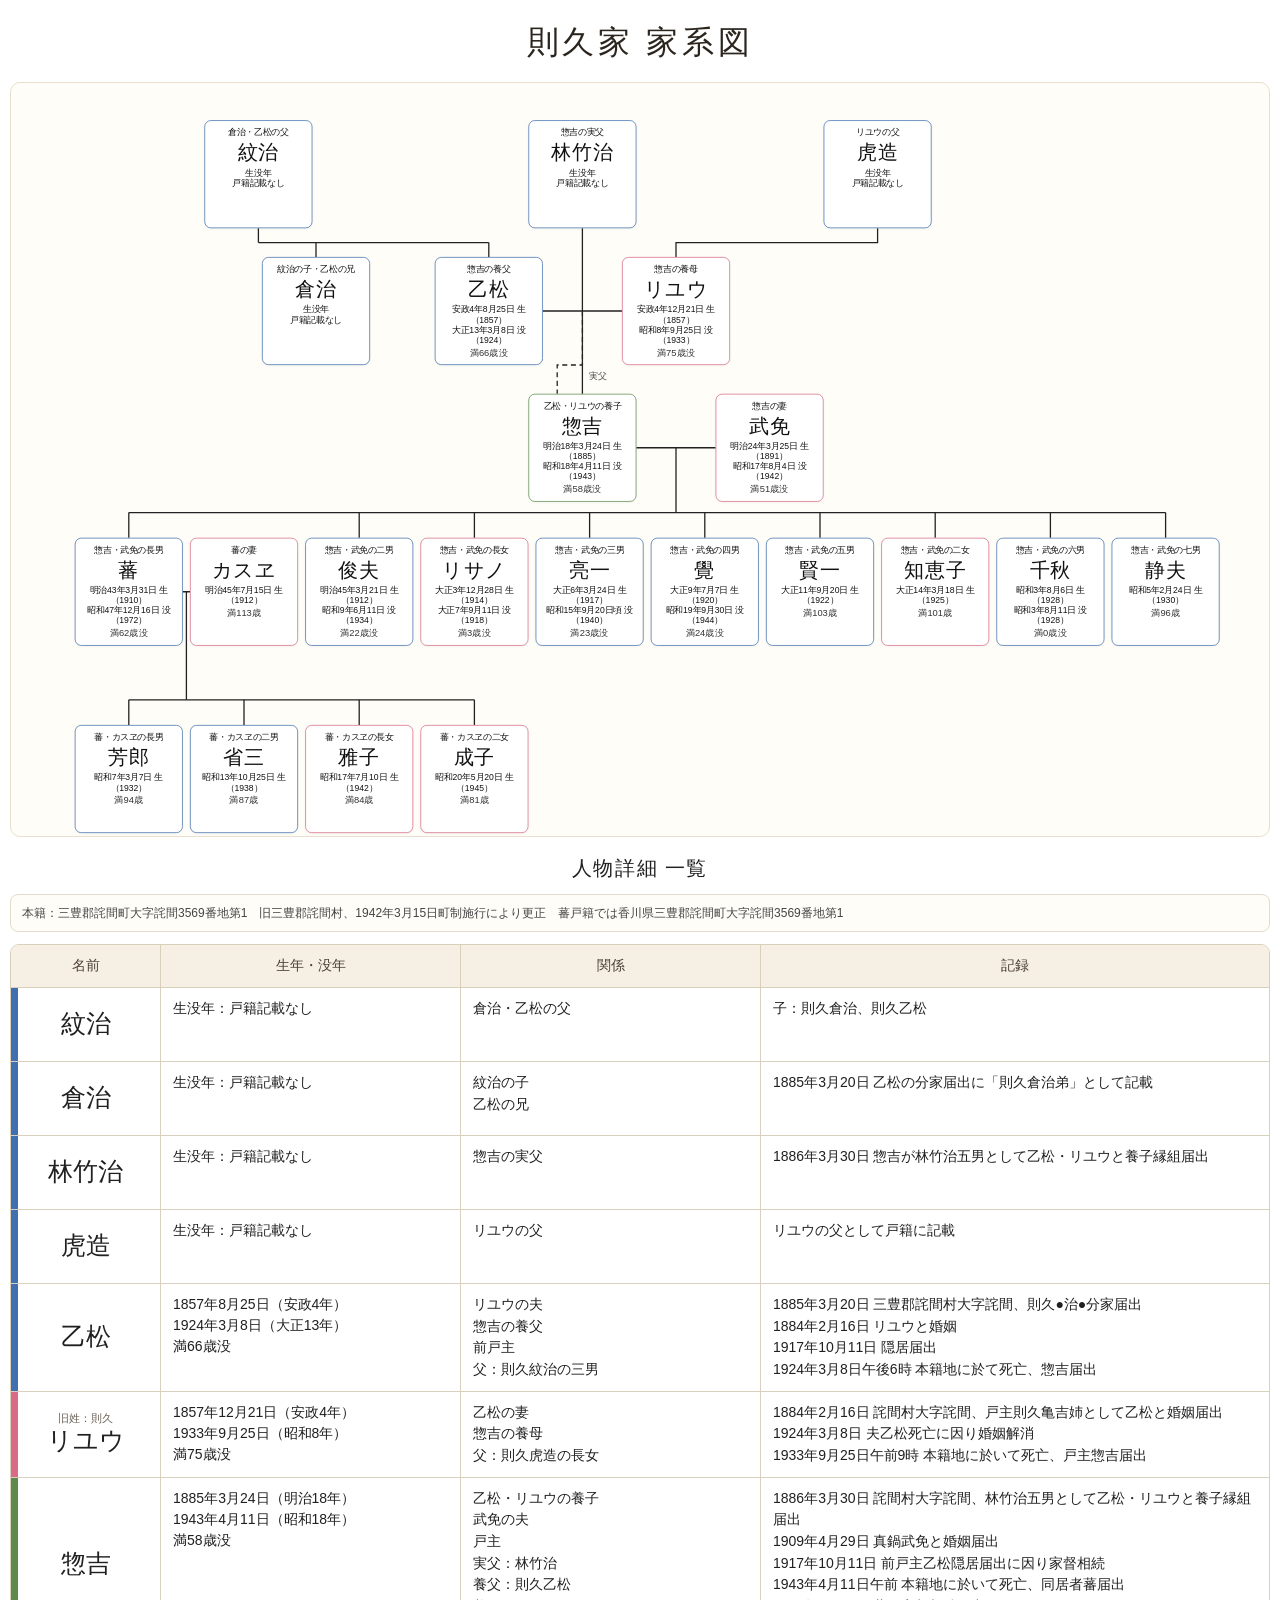
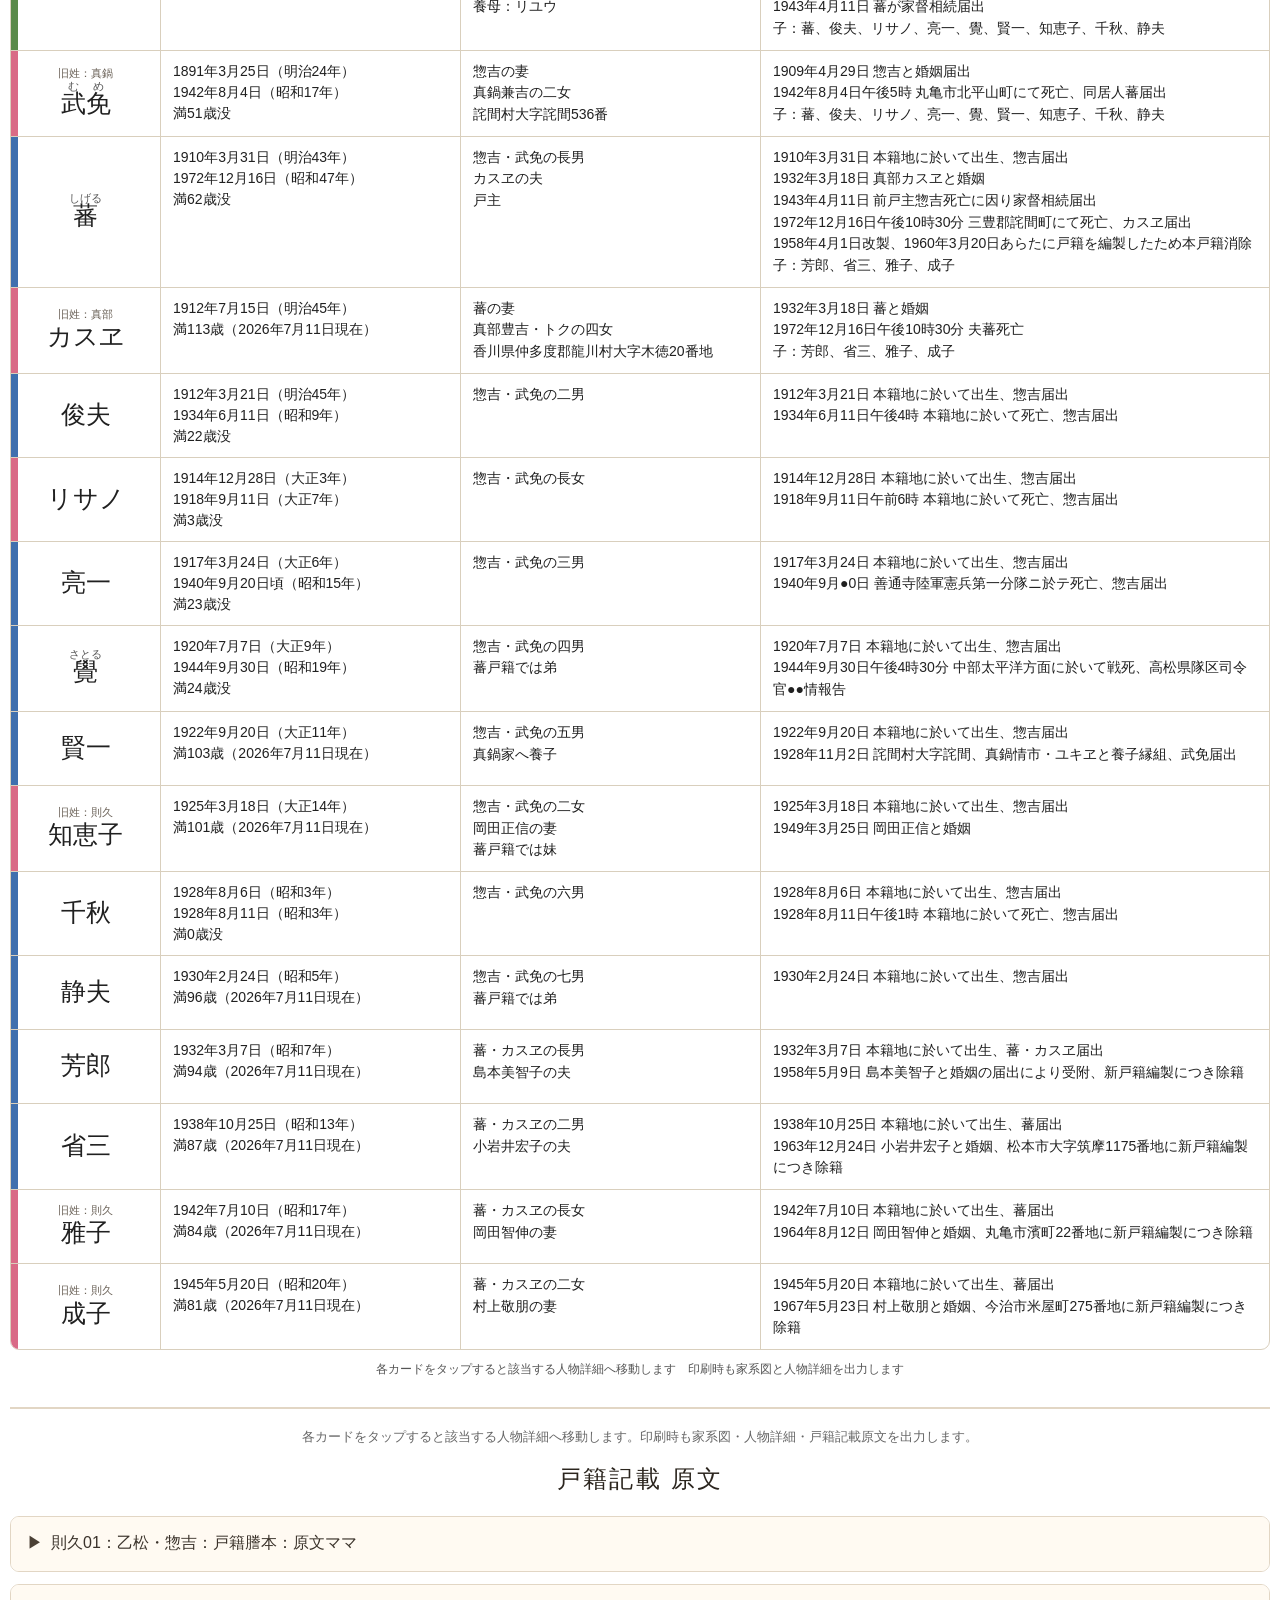
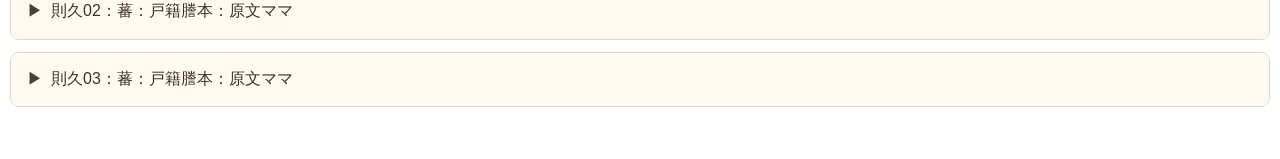
<file: index.html>
<!doctype html><html lang="ja"><head><meta charset="utf-8"><meta name="viewport" content="width=device-width, initial-scale=1"><title>則久家 家系図</title><style>
:root{--m:#3f6fae;--f:#d96b86;--a:#5b8a4a;--ink:#202020;--line:#222;--paper:#fffdf8;--grid:#d9cfbd;--soft:#f6efe3}
*{box-sizing:border-box;font-weight:400!important} html{scroll-behavior:smooth}
body{margin:0;background:#f8f4ec;color:var(--ink);font-family:-apple-system,BlinkMacSystemFont,"Hiragino Sans","Yu Gothic",Meiryo,sans-serif;font-size:14px;line-height:1.55}
.page{max-width:1160px;margin:0 auto;padding:18px 10px 40px;background:#fff}
h1{text-align:center;margin:0 0 14px;font-family:"Yu Mincho","Hiragino Mincho ProN","MS Mincho",serif;font-size:32px;letter-spacing:.12em;color:#2b251e}
.tree-wrap{overflow-x:auto;-webkit-overflow-scrolling:touch;border:1px solid #eadfce;border-radius:10px;background:var(--paper);padding:12px 6px 18px}
.tree{position:relative;width:1610px;height:1025px;margin:auto}.links{position:absolute;inset:0;width:1610px;height:1025px;z-index:0}.line,.spouse{stroke:var(--line);stroke-width:1.8;fill:none;vector-effect:non-scaling-stroke}.spouse{stroke-width:2.2}.adoptive-line{stroke-dasharray:7 5}
.card{position:absolute;z-index:1;width:150px;height:150px;border:1.8px solid var(--c);border-radius:9px;background:#fff;color:#111;text-decoration:none;text-align:center;padding:10px 7px 9px;display:flex;flex-direction:column;justify-content:flex-start;align-items:center;box-shadow:0 1px 4px rgba(0,0,0,.06);overflow:hidden}
.card.male{--c:var(--m)}.card.female{--c:var(--f)}.card.adopted{--c:var(--a)}.card:hover{background:#fffaf2}.role{font-size:12px;line-height:1.15;margin-bottom:5px;white-space:nowrap}.name{font-family:"Yu Mincho","Hiragino Mincho ProN","MS Mincho",serif;font-size:28px;line-height:1.05;letter-spacing:.03em;margin-bottom:8px;white-space:nowrap}.date{font-size:12px;line-height:1.16;white-space:nowrap}.year{font-size:12px;line-height:1.16;white-space:nowrap}.age{font-size:13px;line-height:1.18;margin-top:2px;white-space:nowrap;color:#333}
.details{margin-top:16px}.details h2{text-align:center;margin:0 0 10px;font-size:20px;font-family:"Yu Mincho","Hiragino Mincho ProN","MS Mincho",serif;letter-spacing:.08em}.source{border:1px solid #e6dccd;border-radius:8px;background:#fffdf8;padding:9px 11px;margin:0 0 12px;font-size:12px;color:#444}
.table{border:1px solid var(--grid);border-radius:9px;overflow:hidden;background:#fff}.row{display:grid;grid-template-columns:150px 300px 300px 1fr;border-bottom:1px solid var(--grid);min-height:74px}.row:last-child{border-bottom:0}.row>div{padding:10px 12px;border-right:1px solid var(--grid)}.row>div:last-child{border-right:0}.head{background:var(--soft);text-align:center;color:#4b4035;min-height:42px}.head>div{display:flex;align-items:center;justify-content:center}.pname{--bar:var(--m);background:linear-gradient(to right,var(--bar) 0 7px,transparent 7px);font-family:"Yu Mincho","Hiragino Mincho ProN","MS Mincho",serif;text-align:center;font-size:25px;line-height:1.2;display:flex;flex-direction:column;align-items:center;justify-content:center;gap:2px}.maiden{display:block;font-family:-apple-system,BlinkMacSystemFont,"Hiragino Sans","Yu Gothic",Meiryo,sans-serif;font-size:11px;line-height:1.1;color:#6b6258;letter-spacing:0}.pname.fem{--bar:var(--f)}.pname.ad{--bar:var(--a)}.lifeinfo{font-size:14px;line-height:1.5;white-space:nowrap}.rel,.record{font-size:14px}.row:target{background:#fff8db;outline:2px solid #d5bd65;outline-offset:-2px}.note{font-size:12px;text-align:center;color:#555;margin-top:10px}
ruby{ruby-position:over;}
rt{font-size:0.52em;line-height:1;color:#555;font-family:-apple-system,BlinkMacSystemFont,"Hiragino Sans","Yu Gothic",Meiryo,sans-serif;letter-spacing:0;}
.pname rt{font-size:0.44em;color:#555;}


@media (min-width:1000px){
  .page{max-width:none}
  .tree-wrap{max-width:calc(100vw - 20px);margin-left:auto;margin-right:auto;overflow:hidden}
  .tree{transform-origin:top center;left:50%;margin-left:-805px;margin-right:0}
}
@media (min-width:1650px){
  .tree{transform:scale(1)}
  .tree-wrap{height:auto}
}
@media (min-width:1400px) and (max-width:1649px){
  .tree{transform:scale(.84)}
  .tree-wrap{height:880px}
}
@media (min-width:1200px) and (max-width:1399px){
  .tree{transform:scale(.72)}
  .tree-wrap{height:755px}
}
@media (min-width:1000px) and (max-width:1199px){
  .tree{transform:scale(.60)}
  .tree-wrap{height:635px}
}

@media(max-width:700px){.page{padding:12px 8px}h1{font-size:27px}.tree-wrap{padding-left:4px;padding-right:4px}.tree{margin-left:0}.row{grid-template-columns:1fr;border-bottom:8px solid #f4eadb}.head{display:none}.row>div{border-right:0;border-bottom:1px solid #eee}.row>div:last-child{border-bottom:0}.pname{justify-content:center;text-align:center;padding-left:20px}.lifeinfo{white-space:normal}}
@media print{body{background:#fff;font-size:9px}.tree{transform:none!important}.page{max-width:none;padding:6mm}.tree-wrap{overflow:visible;border:0;padding:0;zoom:.55}.details{margin-top:4mm}.source,.note{display:none}.row{grid-template-columns:90px 160px 150px 1fr;min-height:22px}.row>div{padding:3px 4px}.pname{font-size:10px}.maiden{font-size:6px}.lifeinfo,.rel,.record{font-size:8px}h1{font-size:20px;margin-bottom:4px}.details h2{font-size:12px;margin-bottom:4px}}

.originals{margin-top:28px;border-top:2px solid #e2d6c4;padding-top:18px}
.originals h2{text-align:center;margin:0 0 18px;font-size:24px;font-family:"Yu Mincho","Hiragino Mincho ProN","MS Mincho",serif;letter-spacing:.10em;color:#2b251e}
.original-note{text-align:center;color:#666;font-size:13px;margin:0 0 14px}
.source-doc{border:1px solid #e2d6c4;border-radius:9px;background:#fffdf8;margin:12px 0;overflow:hidden}
.source-doc summary{cursor:pointer;list-style:none;padding:14px 16px;font-size:16px;background:#fffaf2;color:#3b332b;border-bottom:1px solid transparent}
.source-doc[open] summary{border-bottom-color:#e2d6c4}
.source-doc summary::-webkit-details-marker{display:none}
.source-doc summary::before{content:"▶";display:inline-block;margin-right:8px;transition:transform .15s ease;color:#4b4035}
.source-doc[open] summary::before{transform:rotate(90deg)}
.original-text{white-space:pre-wrap;margin:0;padding:16px 18px;font-size:14px;line-height:1.75;font-family:"Yu Mincho","Hiragino Mincho ProN","MS Mincho",serif;background:#fff;color:#222;overflow-x:auto}
.backlinks{font-size:13px;text-align:right;padding:0 16px 14px}
.backlinks a{color:#3f6fae;text-decoration:none;margin-left:12px}
@media(max-width:700px){.originals h2{font-size:22px}.source-doc summary{font-size:14px;padding:12px}.original-text{font-size:13px;padding:13px;line-height:1.7}.backlinks{text-align:left}}
@media print{.originals{page-break-before:auto;margin-top:5mm;padding-top:3mm}.originals h2{font-size:14px;margin-bottom:3mm}.original-note,.backlinks{display:none}.source-doc{break-inside:avoid;border:1px solid #ccc;margin:2mm 0}.source-doc summary{font-size:9px;padding:2mm;background:#fff}.source-doc summary::before{display:none}.original-text{font-size:7px;line-height:1.45;padding:2mm;white-space:pre-wrap}.source-doc:not([open]) .original-text{display:block}.source-doc:not([open]){display:block}}
</style></head><body><main class="page" id="top"><h1>則久家 家系図</h1><section class="tree-wrap"><div class="tree"><svg class="links" viewBox="0 0 1610 1025" aria-hidden="true">
<!-- 則久紋治 → 倉治・乙松 -->
<line x1="275" y1="185" x2="275" y2="205" class="line"/>
<line x1="275" y1="205" x2="595" y2="205" class="line"/>
<line x1="355" y1="205" x2="355" y2="225" class="line"/>
<line x1="595" y1="205" x2="595" y2="225" class="line"/>
<!-- 則久虎造 → リユウ -->
<polyline points="1135,185 1135,205 855,205 855,225" class="line"/>
<!-- 林竹治 → 惣吉（実父） -->
<line x1="725" y1="185" x2="725" y2="415" class="line"/>
<text x="734" y="395" font-size="12" fill="#444">実父</text>

<line x1="670" y1="300" x2="780" y2="300" class="spouse"/><polyline points="725,300 725,375 690,375 690,415" class="line adoptive-line"/><text x="645" y="368" font-size="12" fill="#444">養親</text>
<line x1="800" y1="490" x2="910" y2="490" class="spouse"/><line x1="855" y1="490" x2="855" y2="580" class="line"/>
<line x1="95" y1="580" x2="1535" y2="580" class="line"/>
<line x1="95" y1="580" x2="95" y2="615" class="line"/><line x1="415" y1="580" x2="415" y2="615" class="line"/><line x1="575" y1="580" x2="575" y2="615" class="line"/><line x1="735" y1="580" x2="735" y2="615" class="line"/><line x1="895" y1="580" x2="895" y2="615" class="line"/><line x1="1055" y1="580" x2="1055" y2="615" class="line"/><line x1="1215" y1="580" x2="1215" y2="615" class="line"/><line x1="1375" y1="580" x2="1375" y2="615" class="line"/><line x1="1535" y1="580" x2="1535" y2="615" class="line"/>
<line x1="170" y1="690" x2="180" y2="690" class="spouse"/><line x1="175" y1="690" x2="175" y2="840" class="line"/><line x1="95" y1="840" x2="575" y2="840" class="line"/>
<line x1="95" y1="840" x2="95" y2="875" class="line"/><line x1="255" y1="840" x2="255" y2="875" class="line"/><line x1="415" y1="840" x2="415" y2="875" class="line"/><line x1="575" y1="840" x2="575" y2="875" class="line"/>
</svg><a class="card male" href="#detail-monji" style="left:200px;top:35px"><span class="role">倉治・乙松の父</span><span class="name">紋治</span><span class="date">生没年</span><span class="year">戸籍記載なし</span></a><a class="card male" href="#detail-hayashi-takeji" style="left:650px;top:35px"><span class="role">惣吉の実父</span><span class="name">林竹治</span><span class="date">生没年</span><span class="year">戸籍記載なし</span></a><a class="card male" href="#detail-torazo" style="left:1060px;top:35px"><span class="role">リユウの父</span><span class="name">虎造</span><span class="date">生没年</span><span class="year">戸籍記載なし</span></a><a class="card male" href="#detail-kuraji" style="left:280px;top:225px"><span class="role">紋治の子・乙松の兄</span><span class="name">倉治</span><span class="date">生没年</span><span class="year">戸籍記載なし</span></a><a class="card male" href="#detail-otsumatsu" style="left:520px;top:225px"><span class="role">惣吉の養父</span><span class="name">乙松</span><span class="date">安政4年8月25日 生</span><span class="year">（1857）</span><span class="date">大正13年3月8日 没</span><span class="year">（1924）</span><span class="age">満66歳没</span></a><a class="card female" href="#detail-ryu" style="left:780px;top:225px"><span class="role">惣吉の養母</span><span class="name">リユウ</span><span class="date">安政4年12月21日 生</span><span class="year">（1857）</span><span class="date">昭和8年9月25日 没</span><span class="year">（1933）</span><span class="age">満75歳没</span></a><a class="card adopted" href="#detail-sokichi" style="left:650px;top:415px"><span class="role">乙松・リユウの養子</span><span class="name">惣吉</span><span class="date">明治18年3月24日 生</span><span class="year">（1885）</span><span class="date">昭和18年4月11日 没</span><span class="year">（1943）</span><span class="age">満58歳没</span></a><a class="card female" href="#detail-mume" style="left:910px;top:415px"><span class="role">惣吉の妻</span><span class="name">武免</span><span class="date">明治24年3月25日 生</span><span class="year">（1891）</span><span class="date">昭和17年8月4日 没</span><span class="year">（1942）</span><span class="age">満51歳没</span></a><a class="card male" href="#detail-shigeru" style="left:20px;top:615px"><span class="role">惣吉・武免の長男</span><span class="name">蕃</span><span class="date">明治43年3月31日 生</span><span class="year">（1910）</span><span class="date">昭和47年12月16日 没</span><span class="year">（1972）</span><span class="age">満62歳没</span></a><a class="card female" href="#detail-kasue" style="left:180px;top:615px"><span class="role">蕃の妻</span><span class="name">カスヱ</span><span class="date">明治45年7月15日 生</span><span class="year">（1912）</span><span class="age">満113歳</span></a><a class="card male" href="#detail-toshio" style="left:340px;top:615px"><span class="role">惣吉・武免の二男</span><span class="name">俊夫</span><span class="date">明治45年3月21日 生</span><span class="year">（1912）</span><span class="date">昭和9年6月11日 没</span><span class="year">（1934）</span><span class="age">満22歳没</span></a><a class="card female" href="#detail-risano" style="left:500px;top:615px"><span class="role">惣吉・武免の長女</span><span class="name">リサノ</span><span class="date">大正3年12月28日 生</span><span class="year">（1914）</span><span class="date">大正7年9月11日 没</span><span class="year">（1918）</span><span class="age">満3歳没</span></a><a class="card male" href="#detail-ryoichi" style="left:660px;top:615px"><span class="role">惣吉・武免の三男</span><span class="name">亮一</span><span class="date">大正6年3月24日 生</span><span class="year">（1917）</span><span class="date">昭和15年9月20日頃 没</span><span class="year">（1940）</span><span class="age">満23歳没</span></a><a class="card male" href="#detail-satoru" style="left:820px;top:615px"><span class="role">惣吉・武免の四男</span><span class="name">覺</span><span class="date">大正9年7月7日 生</span><span class="year">（1920）</span><span class="date">昭和19年9月30日 没</span><span class="year">（1944）</span><span class="age">満24歳没</span></a><a class="card male" href="#detail-kenichi" style="left:980px;top:615px"><span class="role">惣吉・武免の五男</span><span class="name">賢一</span><span class="date">大正11年9月20日 生</span><span class="year">（1922）</span><span class="age">満103歳</span></a><a class="card female" href="#detail-chieko" style="left:1140px;top:615px"><span class="role">惣吉・武免の二女</span><span class="name">知恵子</span><span class="date">大正14年3月18日 生</span><span class="year">（1925）</span><span class="age">満101歳</span></a><a class="card male" href="#detail-chiaki" style="left:1300px;top:615px"><span class="role">惣吉・武免の六男</span><span class="name">千秋</span><span class="date">昭和3年8月6日 生</span><span class="year">（1928）</span><span class="date">昭和3年8月11日 没</span><span class="year">（1928）</span><span class="age">満0歳没</span></a><a class="card male" href="#detail-shizuo" style="left:1460px;top:615px"><span class="role">惣吉・武免の七男</span><span class="name">静夫</span><span class="date">昭和5年2月24日 生</span><span class="year">（1930）</span><span class="age">満96歳</span></a><a class="card male" href="#detail-yoshiro" style="left:20px;top:875px"><span class="role">蕃・カスヱの長男</span><span class="name">芳郎</span><span class="date">昭和7年3月7日 生</span><span class="year">（1932）</span><span class="age">満94歳</span></a><a class="card male" href="#detail-shozo" style="left:180px;top:875px"><span class="role">蕃・カスヱの二男</span><span class="name">省三</span><span class="date">昭和13年10月25日 生</span><span class="year">（1938）</span><span class="age">満87歳</span></a><a class="card female" href="#detail-masako" style="left:340px;top:875px"><span class="role">蕃・カスヱの長女</span><span class="name">雅子</span><span class="date">昭和17年7月10日 生</span><span class="year">（1942）</span><span class="age">満84歳</span></a><a class="card female" href="#detail-nariko" style="left:500px;top:875px"><span class="role">蕃・カスヱの二女</span><span class="name">成子</span><span class="date">昭和20年5月20日 生</span><span class="year">（1945）</span><span class="age">満81歳</span></a></div></section><section class="details"><h2>人物詳細 一覧</h2><div class="source">本籍：三豊郡詫間町大字詫間3569番地第1　旧三豊郡詫間村、1942年3月15日町制施行により更正　蕃戸籍では香川県三豊郡詫間町大字詫間3569番地第1</div><div class="table"><div class="row head"><div>名前</div><div>生年・没年</div><div>関係</div><div>記録</div></div><section class="row" id="detail-monji"><div class="pname ">紋治</div><div class="lifeinfo">生没年：戸籍記載なし</div><div class="rel">倉治・乙松の父</div><div class="record">子：則久倉治、則久乙松</div></section><section class="row" id="detail-kuraji"><div class="pname ">倉治</div><div class="lifeinfo">生没年：戸籍記載なし</div><div class="rel">紋治の子<br>乙松の兄</div><div class="record">1885年3月20日 乙松の分家届出に「則久倉治弟」として記載</div></section><section class="row" id="detail-hayashi-takeji"><div class="pname ">林竹治</div><div class="lifeinfo">生没年：戸籍記載なし</div><div class="rel">惣吉の実父</div><div class="record">1886年3月30日 惣吉が林竹治五男として乙松・リユウと養子縁組届出</div></section><section class="row" id="detail-torazo"><div class="pname ">虎造</div><div class="lifeinfo">生没年：戸籍記載なし</div><div class="rel">リユウの父</div><div class="record">リユウの父として戸籍に記載</div></section><section class="row" id="detail-otsumatsu"><div class="pname ">乙松</div><div class="lifeinfo">1857年8月25日（安政4年）<br>1924年3月8日（大正13年）<br>満66歳没</div><div class="rel">リユウの夫<br>惣吉の養父<br>前戸主<br>父：則久紋治の三男</div><div class="record">1885年3月20日 三豊郡詫間村大字詫間、則久●治●分家届出<br>1884年2月16日 リユウと婚姻<br>1917年10月11日 隠居届出<br>1924年3月8日午後6時 本籍地に於て死亡、惣吉届出</div></section><section class="row" id="detail-ryu"><div class="pname fem"><span class="maiden">旧姓：則久</span>リユウ</div><div class="lifeinfo">1857年12月21日（安政4年）<br>1933年9月25日（昭和8年）<br>満75歳没</div><div class="rel">乙松の妻<br>惣吉の養母<br>父：則久虎造の長女</div><div class="record">1884年2月16日 詫間村大字詫間、戸主則久亀吉姉として乙松と婚姻届出<br>1924年3月8日 夫乙松死亡に因り婚姻解消<br>1933年9月25日午前9時 本籍地に於いて死亡、戸主惣吉届出</div></section><section class="row" id="detail-sokichi"><div class="pname ad">惣吉</div><div class="lifeinfo">1885年3月24日（明治18年）<br>1943年4月11日（昭和18年）<br>満58歳没</div><div class="rel">乙松・リユウの養子<br>武免の夫<br>戸主<br>実父：林竹治<br>養父：則久乙松<br>養母：リユウ</div><div class="record">1886年3月30日 詫間村大字詫間、林竹治五男として乙松・リユウと養子縁組届出<br>1909年4月29日 真鍋武免と婚姻届出<br>1917年10月11日 前戸主乙松隠居届出に因り家督相続<br>1943年4月11日午前 本籍地に於いて死亡、同居者蕃届出<br>1943年4月11日 蕃が家督相続届出<br>子：蕃、俊夫、リサノ、亮一、覺、賢一、知恵子、千秋、静夫</div></section><section class="row" id="detail-mume"><div class="pname fem"><span class="maiden">旧姓：真鍋</span><ruby>武免<rt>むめ</rt></ruby></div><div class="lifeinfo">1891年3月25日（明治24年）<br>1942年8月4日（昭和17年）<br>満51歳没</div><div class="rel">惣吉の妻<br>真鍋兼吉の二女<br>詫間村大字詫間536番</div><div class="record">1909年4月29日 惣吉と婚姻届出<br>1942年8月4日午後5時 丸亀市北平山町にて死亡、同居人蕃届出<br>子：蕃、俊夫、リサノ、亮一、覺、賢一、知恵子、千秋、静夫</div></section><section class="row" id="detail-shigeru"><div class="pname "><ruby>蕃<rt>しげる</rt></ruby></div><div class="lifeinfo">1910年3月31日（明治43年）<br>1972年12月16日（昭和47年）<br>満62歳没</div><div class="rel">惣吉・武免の長男<br>カスヱの夫<br>戸主</div><div class="record">1910年3月31日 本籍地に於いて出生、惣吉届出<br>1932年3月18日 真部カスヱと婚姻<br>1943年4月11日 前戸主惣吉死亡に因り家督相続届出<br>1972年12月16日午後10時30分 三豊郡詫間町にて死亡、カスヱ届出<br>1958年4月1日改製、1960年3月20日あらたに戸籍を編製したため本戸籍消除<br>子：芳郎、省三、雅子、成子</div></section><section class="row" id="detail-kasue"><div class="pname fem"><span class="maiden">旧姓：真部</span>カスヱ</div><div class="lifeinfo">1912年7月15日（明治45年）<br>満113歳（2026年7月11日現在）</div><div class="rel">蕃の妻<br>真部豊吉・トクの四女<br>香川県仲多度郡龍川村大字木徳20番地</div><div class="record">1932年3月18日 蕃と婚姻<br>1972年12月16日午後10時30分 夫蕃死亡<br>子：芳郎、省三、雅子、成子</div></section><section class="row" id="detail-toshio"><div class="pname ">俊夫</div><div class="lifeinfo">1912年3月21日（明治45年）<br>1934年6月11日（昭和9年）<br>満22歳没</div><div class="rel">惣吉・武免の二男</div><div class="record">1912年3月21日 本籍地に於いて出生、惣吉届出<br>1934年6月11日午後4時 本籍地に於いて死亡、惣吉届出</div></section><section class="row" id="detail-risano"><div class="pname fem">リサノ</div><div class="lifeinfo">1914年12月28日（大正3年）<br>1918年9月11日（大正7年）<br>満3歳没</div><div class="rel">惣吉・武免の長女</div><div class="record">1914年12月28日 本籍地に於いて出生、惣吉届出<br>1918年9月11日午前6時 本籍地に於いて死亡、惣吉届出</div></section><section class="row" id="detail-ryoichi"><div class="pname ">亮一</div><div class="lifeinfo">1917年3月24日（大正6年）<br>1940年9月20日頃（昭和15年）<br>満23歳没</div><div class="rel">惣吉・武免の三男</div><div class="record">1917年3月24日 本籍地に於いて出生、惣吉届出<br>1940年9月●0日 善通寺陸軍憲兵第一分隊ニ於テ死亡、惣吉届出</div></section><section class="row" id="detail-satoru"><div class="pname "><ruby>覺<rt>さとる</rt></ruby></div><div class="lifeinfo">1920年7月7日（大正9年）<br>1944年9月30日（昭和19年）<br>満24歳没</div><div class="rel">惣吉・武免の四男<br>蕃戸籍では弟</div><div class="record">1920年7月7日 本籍地に於いて出生、惣吉届出<br>1944年9月30日午後4時30分 中部太平洋方面に於いて戦死、高松県隊区司令官●●情報告</div></section><section class="row" id="detail-kenichi"><div class="pname ">賢一</div><div class="lifeinfo">1922年9月20日（大正11年）<br>満103歳（2026年7月11日現在）</div><div class="rel">惣吉・武免の五男<br>真鍋家へ養子</div><div class="record">1922年9月20日 本籍地に於いて出生、惣吉届出<br>1928年11月2日 詫間村大字詫間、真鍋情市・ユキヱと養子縁組、武免届出</div></section><section class="row" id="detail-chieko"><div class="pname fem"><span class="maiden">旧姓：則久</span>知恵子</div><div class="lifeinfo">1925年3月18日（大正14年）<br>満101歳（2026年7月11日現在）</div><div class="rel">惣吉・武免の二女<br>岡田正信の妻<br>蕃戸籍では妹</div><div class="record">1925年3月18日 本籍地に於いて出生、惣吉届出<br>1949年3月25日 岡田正信と婚姻</div></section><section class="row" id="detail-chiaki"><div class="pname ">千秋</div><div class="lifeinfo">1928年8月6日（昭和3年）<br>1928年8月11日（昭和3年）<br>満0歳没</div><div class="rel">惣吉・武免の六男</div><div class="record">1928年8月6日 本籍地に於いて出生、惣吉届出<br>1928年8月11日午後1時 本籍地に於いて死亡、惣吉届出</div></section><section class="row" id="detail-shizuo"><div class="pname ">静夫</div><div class="lifeinfo">1930年2月24日（昭和5年）<br>満96歳（2026年7月11日現在）</div><div class="rel">惣吉・武免の七男<br>蕃戸籍では弟</div><div class="record">1930年2月24日 本籍地に於いて出生、惣吉届出</div></section><section class="row" id="detail-yoshiro"><div class="pname ">芳郎</div><div class="lifeinfo">1932年3月7日（昭和7年）<br>満94歳（2026年7月11日現在）</div><div class="rel">蕃・カスヱの長男<br>島本美智子の夫</div><div class="record">1932年3月7日 本籍地に於いて出生、蕃・カスヱ届出<br>1958年5月9日 島本美智子と婚姻の届出により受附、新戸籍編製につき除籍</div></section><section class="row" id="detail-shozo"><div class="pname ">省三</div><div class="lifeinfo">1938年10月25日（昭和13年）<br>満87歳（2026年7月11日現在）</div><div class="rel">蕃・カスヱの二男<br>小岩井宏子の夫</div><div class="record">1938年10月25日 本籍地に於いて出生、蕃届出<br>1963年12月24日 小岩井宏子と婚姻、松本市大字筑摩1175番地に新戸籍編製につき除籍</div></section><section class="row" id="detail-masako"><div class="pname fem"><span class="maiden">旧姓：則久</span>雅子</div><div class="lifeinfo">1942年7月10日（昭和17年）<br>満84歳（2026年7月11日現在）</div><div class="rel">蕃・カスヱの長女<br>岡田智伸の妻</div><div class="record">1942年7月10日 本籍地に於いて出生、蕃届出<br>1964年8月12日 岡田智伸と婚姻、丸亀市濱町22番地に新戸籍編製につき除籍</div></section><section class="row" id="detail-nariko"><div class="pname fem"><span class="maiden">旧姓：則久</span>成子</div><div class="lifeinfo">1945年5月20日（昭和20年）<br>満81歳（2026年7月11日現在）</div><div class="rel">蕃・カスヱの二女<br>村上敬朋の妻</div><div class="record">1945年5月20日 本籍地に於いて出生、蕃届出<br>1967年5月23日 村上敬朋と婚姻、今治市米屋町275番地に新戸籍編製につき除籍</div></section></div><p class="note">各カードをタップすると該当する人物詳細へ移動します　印刷時も家系図と人物詳細を出力します</p></section><section class="originals" id="originals"><p class="original-note">各カードをタップすると該当する人物詳細へ移動します。印刷時も家系図・人物詳細・戸籍記載原文を出力します。</p><h2>戸籍記載 原文</h2>
<details class="source-doc"><summary>則久01：乙松・惣吉：戸籍謄本：原文ママ</summary><pre class="original-text">【記載人物】戸主：則久惣吉　前戸主：則久乙松
　　　　　　養母：リユウ　妻：武免　長男：蕃　二男：俊夫　長女：リサノ　三男：亮一
　　　　　　四男：覺　五男：賢一二女：知恵子　六男：千秋　七男：静夫　婦：カスヱ
　　　　　　孫：芳郎　孫：省三　孫：雅子
【本　　籍】三豊郡詫間町大字詫間3569番地第1（旧三豊郡詫間村。昭和17年（1942年）3月15日　　　　　　　　　　　町制施行により更正）
【前戸主】
養父：則久乙松（満66歳没）
・父母：則久●●の三男（●＝紋治？）（母欄は空欄）
・出生：安政4年（1857年）8月25日
・分家：明治18年（1885年）3月20日 三豊郡詫間村大字詫間 則久倉治弟分家届出
・婚姻：明治17年（1884年）2月16日 則久リユウと婚姻届出
・転籍：明治42年4月29日三豊郡詫間村大字詫間3569番地に転籍届出
・隠居：大正6年（1917年）10月11日 隠居届出
・死亡：大正13年（1924年）3月8日午後6時 本籍地に於て死亡 惣吉届出
養母：則久リユウ（満75歳没）
・父母：則久虎蔵の長女（母欄は空欄）
・出生：安政4年（1857年）12月21日
・婚姻：明治17年（1884年）2月16日 詫間村大字詫間 戸主則久亀吉姉 則久乙松と婚姻届出
・死別：大正13年（1924年）3月8日夫乙松死亡に因り婚姻解消
・死亡：昭和8年（1933年）9月25日午前9時本籍地に於いて死亡 戸主惣吉届出
【戸主】
則久 惣吉（満58歳没）
・父母：則久●●（●●＝紋治）林竹治？・ 母：空欄
・養父：則久乙松・リユウ
・出生：明治18年（1885年）3月24日
・養子縁組：明治19年（1886年）3月30日詫間村大字詫間林竹治五男則久乙松同人妻リユウとより養子縁組届出
・婚姻：明治42年（1909年）4月29日 真鍋武免と婚姻届出
・家督相続：大正6年（1917年）10月11日前戸主乙松隠居届出に因り家督相続
・死亡：昭和18年（1943年）4月11日午前本籍地に於いて死亡 同居者蕃届出
・家督：昭和18年（1943年）4月11日 則久蕃が家督相続届出
妻：武免（満51歳没）
・父母：真鍋 兼吉・（母欄＝空欄）の二女（詫間村大字詫間536番）
・出生：明治24年（1891年）3月25日
・婚姻：明治42年（1909年）4月29日 則久惣吉と婚姻届出
・死亡：昭和17年（1942年）8月4日午後5時 丸亀市北平山町にて死亡 同居人蕃届出
長男：蕃（しげる）
・出生：明治43年（1910年）3月31日 本籍地に於いて出生 惣吉届出
・婚姻：昭和7年（1932年）3月18日 真部カスエと婚姻届出
二男：俊夫（満22歳没）
・出生：明治45年（1912年）3月21日 本籍地に於いて出生 惣吉届出
・死亡：昭和9年（1934年）6月11日午後4時 本籍地に於いて死亡 惣吉届出
長女：リサノ（満3歳没）
・出生：大正3年（1914年）12月28日 本籍地に於いて出生 惣吉届出
・死亡：大正7年（1918年）9月11日午前6時 本籍地に於いて死亡 惣吉届出
三男：亮一（満23歳没）
・出生：大正6年（1917年）3月24日 本籍地に於いて出生 惣吉届出
・死亡：昭和15年（1940年）9月●0日 善通寺陸軍憲兵第一分隊ニ於テ死亡 惣吉届出
四男：覺（さとる？）
・出生：大正9年（1920年）7月7日 本籍地に於いて出生 惣吉届出
五男：賢一
・出生：大正11年（1922年）9月20日 本籍地に於いて出生 惣吉届出
・昭和3年（1928年）11月2日 詫間村大字詫間真鍋情市同人妻ユキヱと養子縁組 武免届出
二女：知恵子
・出生：大正14年（1925年）3月18日 本籍地に於いて出生 惣吉届出
六男：千秋（満0歳没）
・出生：昭和3年（1928年）8月6日 本籍地に於いて出生 惣吉届出
・死亡：昭和3年8月11日午後1時 本籍地に於いて死亡 惣吉届出
七男：静夫
・出生：昭和5年（1930年）2月24日 本籍地に於いて出生 惣吉届出</pre><div class="backlinks"><a href="#top">家系図へ戻る</a><a href="#detail-otsumatsu">人物詳細へ戻る</a></div></details>
<details class="source-doc"><summary>則久02：蕃：戸籍謄本：原文ママ</summary><pre class="original-text">【記載人物】戸主：則久 蕃　前戸主：則久惣吉
　　　　　　妻：カスヱ　長男：芳郎　二男：省三　長女：雅子　弟：覺　妹：知恵子　　　　　　　　　　　　　　　　弟：静夫　二女：成子
【本　　籍】香川県三豊郡詫間町大字詫間3569番地第1
戸主：則久蕃
・父母：則久惣吉・武免の長男
・出生：明治43年（1910年）3月31日
・婚姻：昭和7年（1932年）3月18日 真部カスヱと婚姻
・家督相続：昭和18年（1943年）4月11日 前戸主惣吉死亡に因り家督相続届出
・死亡: 1972年（昭和47年）12月16日午後10時30分 三豊郡詫間町にて死亡 カスヱ届出
昭和32年法務省令第27号により昭和33年4月1日本戸籍改製
昭和32年法務省令第27号により昭和35年3月20日 あらたに戸籍を編製したため本戸籍消除
妻：カスヱ
・父母：真部豊吉・トクの四女（香川県仲多度郡龍川村大字木徳20番地）
・出生：明治45年（1912年）7月15日
・婚姻：昭和7年（1932年）3月18日 則久蕃と婚姻
長男：芳郎
・父母：則久蕃・カスヱの長男
・出生：昭和7年（1932年）3月7日 本籍地に於いて出生 蕃・カスヱ届出
・婚姻：島本美智子と婚姻の届出により昭和33年（1958年）5月9日受附 新戸籍編製につき除籍
二男：省三
・父母：則久蕃・カスヱの二男
・出生：昭和13年（1938年）10月25日 本籍地に於いて出生 蕃届出
長女：雅子
・父母：則久蕃・カスヱの長女
・出生：昭和17年（1942年）7月10日生 本籍地に於いて出生 蕃届出
弟：覺（満24歳没）
・父母：則久惣吉・武免の四男
・出生：大正9年（1920年）7月7日 本籍地に於いて出生 惣吉届出
・死亡記録：昭和19年9月30日午後4時30分 中部太平洋方面に於いて戦死 高松県隊区司令官●●情報告
妹：知恵子
・父母：則久惣吉・武免の二女
・出生：大正14年（1925年）3月18日 本籍地に於いて出生 惣吉届出
・婚姻：昭和24年3月25日 岡田正信と婚姻 新戸籍編製につき除籍</pre><div class="backlinks"><a href="#top">家系図へ戻る</a><a href="#detail-otsumatsu">人物詳細へ戻る</a></div></details>
<details class="source-doc"><summary>則久03：蕃：戸籍謄本：原文ママ</summary><pre class="original-text">【記載人物】戸主：則久 蕃　前戸主：則久惣吉
　　　　　　妻：カスヱ　長男：芳郎　二男：省三　長女：雅子　二女：成子
【本　　籍】香川県三豊郡詫間町大字詫間3569番地第1
昭和32年法務省令第27号により昭和33年4月1日改製につき昭和35年3月20日本戸籍編製
戸主：則久蕃（満62歳没）
・父母：則久惣吉・武免の長男
・出生：明治43年（1910年）3月31日
・婚姻：昭和7年（1932年）3月18日 真部カスヱと婚姻
・家督相続：昭和18年（1943年）4月11日 前戸主惣吉死亡に因り家督相続届出
・死亡: 1972年（昭和47年）12月16日午後10時30分 三豊郡詫間町にて死亡 カスヱ届出
妻：カスヱ
・父母：真部豊吉・トクの四女（香川県仲多度郡龍川村大字木徳20番地）
・出生：明治45年（1912年）7月15日
・婚姻：昭和7年（1932年）3月18日 則久蕃と婚姻
・死亡: 1972年（昭和47年）12月16日午後10時30分 夫蕃死亡
二男：省三
・父母：則久蕃・カスヱの二男
・出生：昭和13年（1938年）10月25日 本籍地に於いて出生 蕃届出
・婚姻：昭和38年12月24日 小岩井宏子と婚姻 松本市大字筑摩1175番地に新戸籍編製につき除籍
長女：雅子
・父母：則久蕃・カスヱの長女
・出生：昭和17年（1942年）7月10日生 本籍地に於いて出生 蕃届出
・婚姻：昭和39年8月12日 岡田智伸と婚姻 丸亀市濱町22番地に新戸籍編製につき除籍
二女：成子
・父母：則久蕃・カスヱの二女
・出生：昭和20年（1945年）5月20日 本籍地に於いて出生 蕃届出
・婚姻：昭和42年5月23日 村上敬朋と婚姻 今治市米屋町275番地に新戸籍編製につき除籍</pre><div class="backlinks"><a href="#top">家系図へ戻る</a><a href="#detail-otsumatsu">人物詳細へ戻る</a></div></details>
</section></main></body></html>
</file>
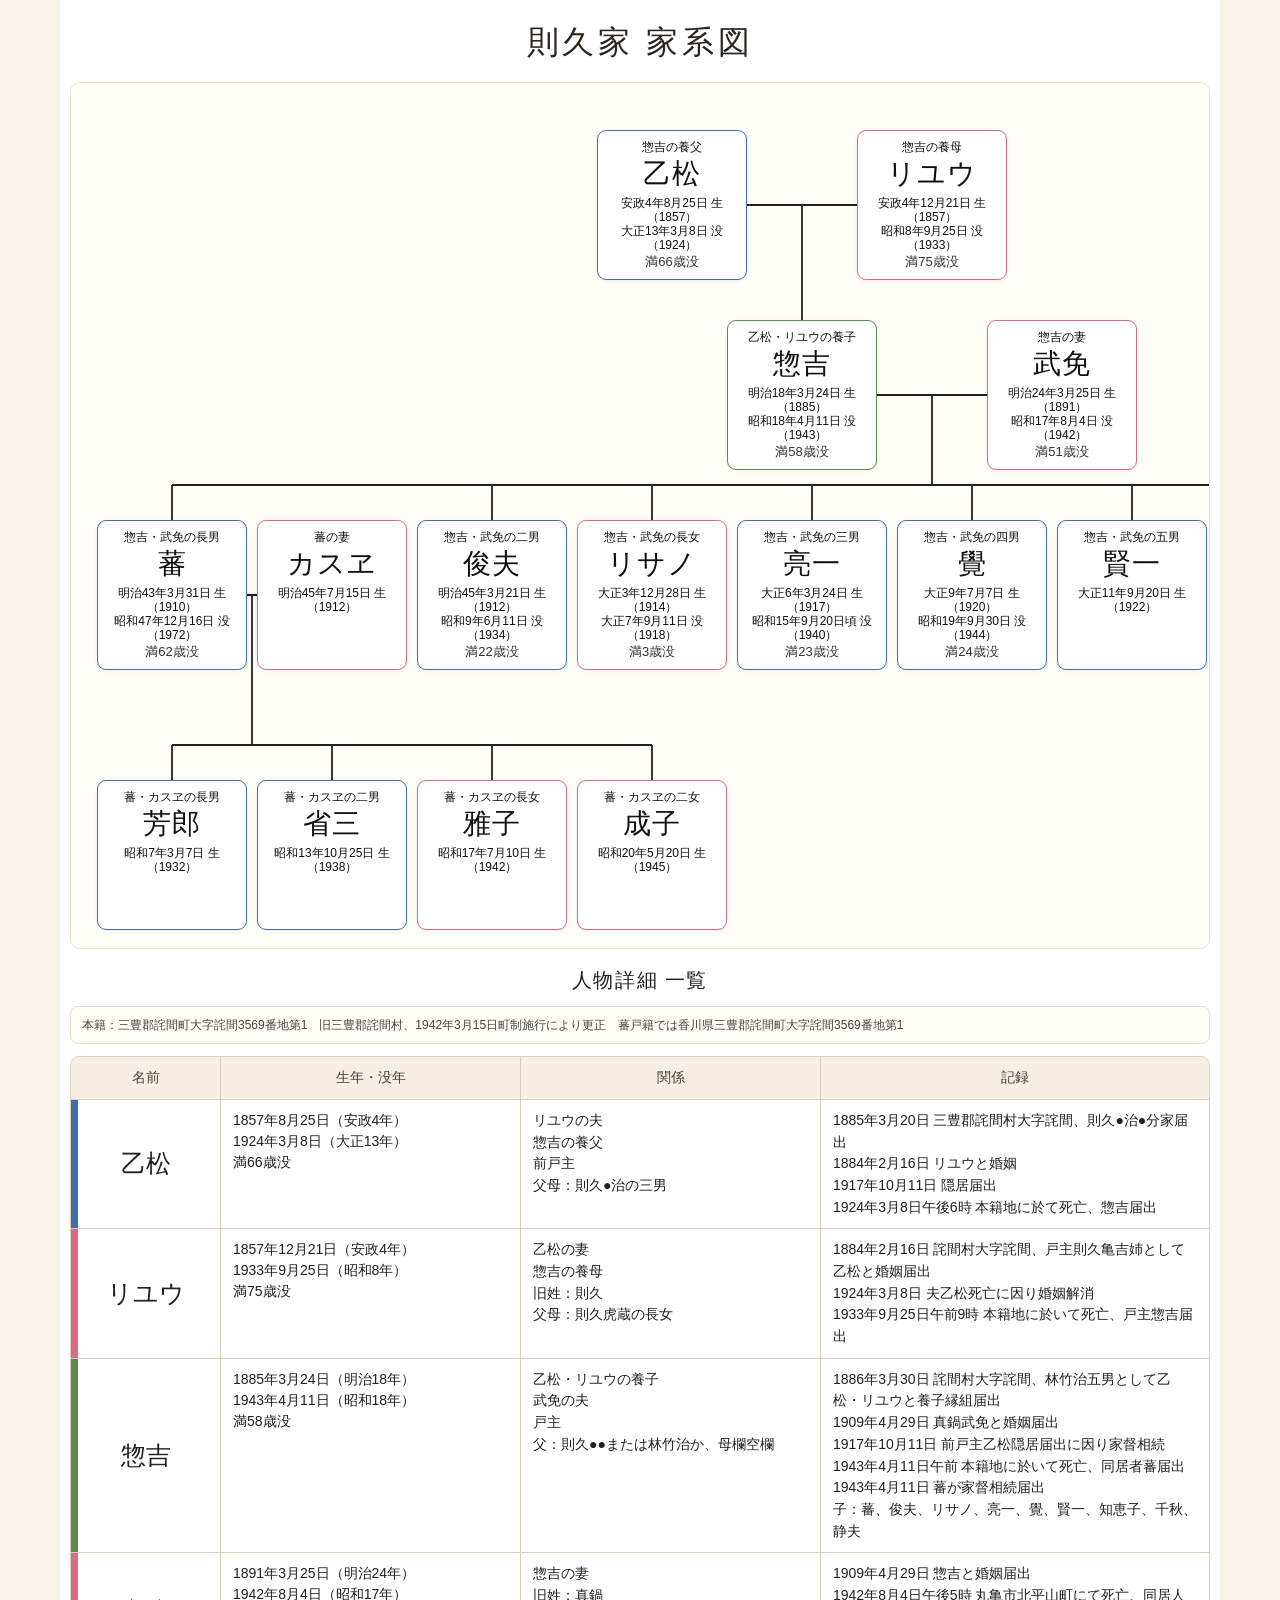
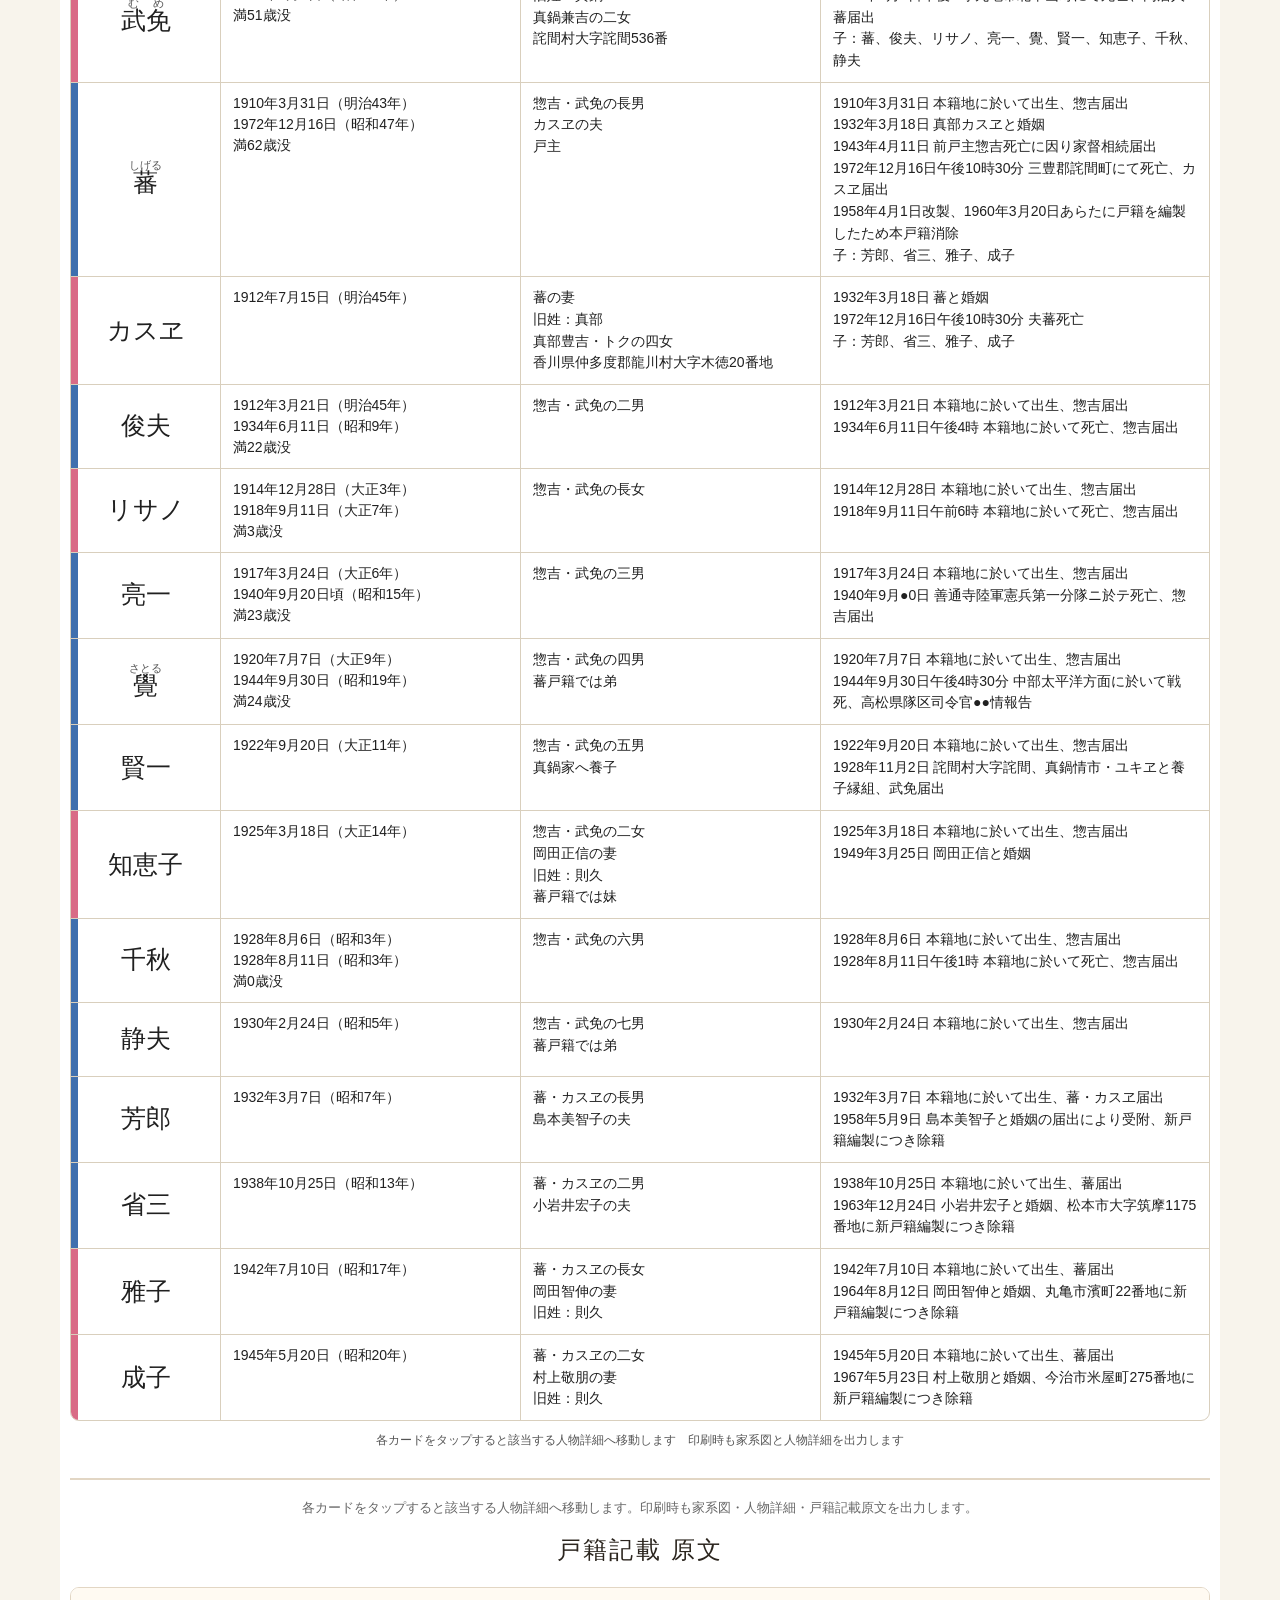
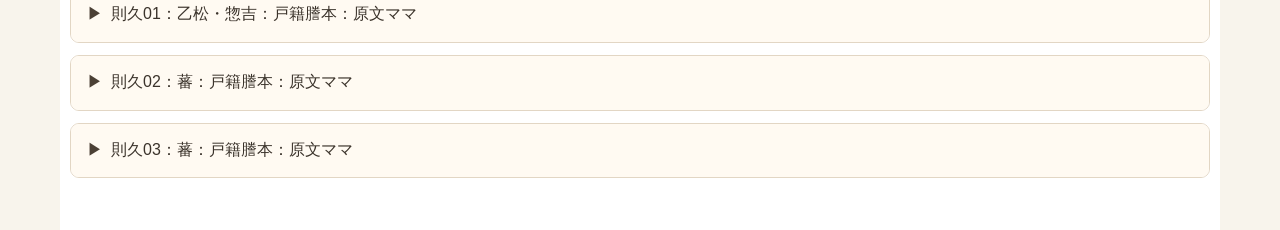
<file: norihisa_index.html>
<!doctype html><html lang="ja"><head><meta charset="utf-8"><meta name="viewport" content="width=device-width, initial-scale=1"><title>則久家 家系図</title><style>
:root{--m:#3f6fae;--f:#d96b86;--a:#5b8a4a;--ink:#202020;--line:#222;--paper:#fffdf8;--grid:#d9cfbd;--soft:#f6efe3}
*{box-sizing:border-box;font-weight:400!important} html{scroll-behavior:smooth}
body{margin:0;background:#f8f4ec;color:var(--ink);font-family:-apple-system,BlinkMacSystemFont,"Hiragino Sans","Yu Gothic",Meiryo,sans-serif;font-size:14px;line-height:1.55}
.page{max-width:1160px;margin:0 auto;padding:18px 10px 40px;background:#fff}
h1{text-align:center;margin:0 0 14px;font-family:"Yu Mincho","Hiragino Mincho ProN","MS Mincho",serif;font-size:32px;letter-spacing:.12em;color:#2b251e}
.tree-wrap{overflow-x:auto;-webkit-overflow-scrolling:touch;border:1px solid #eadfce;border-radius:10px;background:var(--paper);padding:12px 6px 18px}
.tree{position:relative;width:1610px;height:835px;margin:auto}.links{position:absolute;inset:0;width:1610px;height:835px;z-index:0}.line,.spouse{stroke:var(--line);stroke-width:1.8;fill:none;vector-effect:non-scaling-stroke}.spouse{stroke-width:2.2}
.card{position:absolute;z-index:1;width:150px;height:150px;border:1.8px solid var(--c);border-radius:9px;background:#fff;color:#111;text-decoration:none;text-align:center;padding:10px 7px 9px;display:flex;flex-direction:column;justify-content:flex-start;align-items:center;box-shadow:0 1px 4px rgba(0,0,0,.06);overflow:hidden}
.card.male{--c:var(--m)}.card.female{--c:var(--f)}.card.adopted{--c:var(--a)}.card:hover{background:#fffaf2}.role{font-size:12px;line-height:1.15;margin-bottom:5px;white-space:nowrap}.name{font-family:"Yu Mincho","Hiragino Mincho ProN","MS Mincho",serif;font-size:28px;line-height:1.05;letter-spacing:.03em;margin-bottom:8px;white-space:nowrap}.date{font-size:12px;line-height:1.16;white-space:nowrap}.year{font-size:12px;line-height:1.16;white-space:nowrap}.age{font-size:13px;line-height:1.18;margin-top:2px;white-space:nowrap;color:#333}
.details{margin-top:16px}.details h2{text-align:center;margin:0 0 10px;font-size:20px;font-family:"Yu Mincho","Hiragino Mincho ProN","MS Mincho",serif;letter-spacing:.08em}.source{border:1px solid #e6dccd;border-radius:8px;background:#fffdf8;padding:9px 11px;margin:0 0 12px;font-size:12px;color:#444}
.table{border:1px solid var(--grid);border-radius:9px;overflow:hidden;background:#fff}.row{display:grid;grid-template-columns:150px 300px 300px 1fr;border-bottom:1px solid var(--grid);min-height:74px}.row:last-child{border-bottom:0}.row>div{padding:10px 12px;border-right:1px solid var(--grid)}.row>div:last-child{border-right:0}.head{background:var(--soft);text-align:center;color:#4b4035;min-height:42px}.head>div{display:flex;align-items:center;justify-content:center}.pname{--bar:var(--m);background:linear-gradient(to right,var(--bar) 0 7px,transparent 7px);font-family:"Yu Mincho","Hiragino Mincho ProN","MS Mincho",serif;text-align:center;font-size:25px;line-height:1.2;display:flex;align-items:center;justify-content:center}.pname.fem{--bar:var(--f)}.pname.ad{--bar:var(--a)}.lifeinfo{font-size:14px;line-height:1.5;white-space:nowrap}.rel,.record{font-size:14px}.row:target{background:#fff8db;outline:2px solid #d5bd65;outline-offset:-2px}.note{font-size:12px;text-align:center;color:#555;margin-top:10px}
ruby{ruby-position:over;}
rt{font-size:0.52em;line-height:1;color:#555;font-family:-apple-system,BlinkMacSystemFont,"Hiragino Sans","Yu Gothic",Meiryo,sans-serif;letter-spacing:0;}
.pname rt{font-size:0.44em;color:#555;}

@media(max-width:700px){.page{padding:12px 8px}h1{font-size:27px}.tree-wrap{padding-left:4px;padding-right:4px}.tree{margin-left:0}.row{grid-template-columns:1fr;border-bottom:8px solid #f4eadb}.head{display:none}.row>div{border-right:0;border-bottom:1px solid #eee}.row>div:last-child{border-bottom:0}.pname{justify-content:flex-start;text-align:left;padding-left:20px}.lifeinfo{white-space:normal}}
@media print{body{background:#fff;font-size:9px}.page{max-width:none;padding:6mm}.tree-wrap{overflow:visible;border:0;padding:0;zoom:.55}.details{margin-top:4mm}.source,.note{display:none}.row{grid-template-columns:80px 160px 150px 1fr;min-height:22px}.row>div{padding:3px 4px}.pname{font-size:10px}.lifeinfo,.rel,.record{font-size:8px}h1{font-size:20px;margin-bottom:4px}.details h2{font-size:12px;margin-bottom:4px}}

.originals{margin-top:28px;border-top:2px solid #e2d6c4;padding-top:18px}
.originals h2{text-align:center;margin:0 0 18px;font-size:24px;font-family:"Yu Mincho","Hiragino Mincho ProN","MS Mincho",serif;letter-spacing:.10em;color:#2b251e}
.original-note{text-align:center;color:#666;font-size:13px;margin:0 0 14px}
.source-doc{border:1px solid #e2d6c4;border-radius:9px;background:#fffdf8;margin:12px 0;overflow:hidden}
.source-doc summary{cursor:pointer;list-style:none;padding:14px 16px;font-size:16px;background:#fffaf2;color:#3b332b;border-bottom:1px solid transparent}
.source-doc[open] summary{border-bottom-color:#e2d6c4}
.source-doc summary::-webkit-details-marker{display:none}
.source-doc summary::before{content:"▶";display:inline-block;margin-right:8px;transition:transform .15s ease;color:#4b4035}
.source-doc[open] summary::before{transform:rotate(90deg)}
.original-text{white-space:pre-wrap;margin:0;padding:16px 18px;font-size:14px;line-height:1.75;font-family:"Yu Mincho","Hiragino Mincho ProN","MS Mincho",serif;background:#fff;color:#222;overflow-x:auto}
.backlinks{font-size:13px;text-align:right;padding:0 16px 14px}
.backlinks a{color:#3f6fae;text-decoration:none;margin-left:12px}
@media(max-width:700px){.originals h2{font-size:22px}.source-doc summary{font-size:14px;padding:12px}.original-text{font-size:13px;padding:13px;line-height:1.7}.backlinks{text-align:left}}
@media print{.originals{page-break-before:auto;margin-top:5mm;padding-top:3mm}.originals h2{font-size:14px;margin-bottom:3mm}.original-note,.backlinks{display:none}.source-doc{break-inside:avoid;border:1px solid #ccc;margin:2mm 0}.source-doc summary{font-size:9px;padding:2mm;background:#fff}.source-doc summary::before{display:none}.original-text{font-size:7px;line-height:1.45;padding:2mm;white-space:pre-wrap}.source-doc:not([open]) .original-text{display:block}.source-doc:not([open]){display:block}}
</style></head><body><main class="page" id="top"><h1>則久家 家系図</h1><section class="tree-wrap"><div class="tree"><svg class="links" viewBox="0 0 1610 835" aria-hidden="true">
<line x1="670" y1="110" x2="780" y2="110" class="spouse"/><line x1="725" y1="110" x2="725" y2="198" class="line"/><line x1="725" y1="198" x2="725" y2="225" class="line"/>
<line x1="800" y1="300" x2="910" y2="300" class="spouse"/><line x1="855" y1="300" x2="855" y2="390" class="line"/>
<line x1="95" y1="390" x2="1535" y2="390" class="line"/>
<line x1="95" y1="390" x2="95" y2="425" class="line"/><line x1="415" y1="390" x2="415" y2="425" class="line"/><line x1="575" y1="390" x2="575" y2="425" class="line"/><line x1="735" y1="390" x2="735" y2="425" class="line"/><line x1="895" y1="390" x2="895" y2="425" class="line"/><line x1="1055" y1="390" x2="1055" y2="425" class="line"/><line x1="1215" y1="390" x2="1215" y2="425" class="line"/><line x1="1375" y1="390" x2="1375" y2="425" class="line"/><line x1="1535" y1="390" x2="1535" y2="425" class="line"/>
<line x1="170" y1="500" x2="180" y2="500" class="spouse"/><line x1="175" y1="500" x2="175" y2="650" class="line"/><line x1="95" y1="650" x2="575" y2="650" class="line"/>
<line x1="95" y1="650" x2="95" y2="685" class="line"/><line x1="255" y1="650" x2="255" y2="685" class="line"/><line x1="415" y1="650" x2="415" y2="685" class="line"/><line x1="575" y1="650" x2="575" y2="685" class="line"/>
</svg><a class="card male" href="#detail-otsumatsu" style="left:520px;top:35px"><span class="role">惣吉の養父</span><span class="name">乙松</span><span class="date">安政4年8月25日 生</span><span class="year">（1857）</span><span class="date">大正13年3月8日 没</span><span class="year">（1924）</span><span class="age">満66歳没</span></a><a class="card female" href="#detail-ryu" style="left:780px;top:35px"><span class="role">惣吉の養母</span><span class="name">リユウ</span><span class="date">安政4年12月21日 生</span><span class="year">（1857）</span><span class="date">昭和8年9月25日 没</span><span class="year">（1933）</span><span class="age">満75歳没</span></a><a class="card adopted" href="#detail-sokichi" style="left:650px;top:225px"><span class="role">乙松・リユウの養子</span><span class="name">惣吉</span><span class="date">明治18年3月24日 生</span><span class="year">（1885）</span><span class="date">昭和18年4月11日 没</span><span class="year">（1943）</span><span class="age">満58歳没</span></a><a class="card female" href="#detail-mume" style="left:910px;top:225px"><span class="role">惣吉の妻</span><span class="name">武免</span><span class="date">明治24年3月25日 生</span><span class="year">（1891）</span><span class="date">昭和17年8月4日 没</span><span class="year">（1942）</span><span class="age">満51歳没</span></a><a class="card male" href="#detail-shigeru" style="left:20px;top:425px"><span class="role">惣吉・武免の長男</span><span class="name">蕃</span><span class="date">明治43年3月31日 生</span><span class="year">（1910）</span><span class="date">昭和47年12月16日 没</span><span class="year">（1972）</span><span class="age">満62歳没</span></a><a class="card female" href="#detail-kasue" style="left:180px;top:425px"><span class="role">蕃の妻</span><span class="name">カスヱ</span><span class="date">明治45年7月15日 生</span><span class="year">（1912）</span></a><a class="card male" href="#detail-toshio" style="left:340px;top:425px"><span class="role">惣吉・武免の二男</span><span class="name">俊夫</span><span class="date">明治45年3月21日 生</span><span class="year">（1912）</span><span class="date">昭和9年6月11日 没</span><span class="year">（1934）</span><span class="age">満22歳没</span></a><a class="card female" href="#detail-risano" style="left:500px;top:425px"><span class="role">惣吉・武免の長女</span><span class="name">リサノ</span><span class="date">大正3年12月28日 生</span><span class="year">（1914）</span><span class="date">大正7年9月11日 没</span><span class="year">（1918）</span><span class="age">満3歳没</span></a><a class="card male" href="#detail-ryoichi" style="left:660px;top:425px"><span class="role">惣吉・武免の三男</span><span class="name">亮一</span><span class="date">大正6年3月24日 生</span><span class="year">（1917）</span><span class="date">昭和15年9月20日頃 没</span><span class="year">（1940）</span><span class="age">満23歳没</span></a><a class="card male" href="#detail-satoru" style="left:820px;top:425px"><span class="role">惣吉・武免の四男</span><span class="name">覺</span><span class="date">大正9年7月7日 生</span><span class="year">（1920）</span><span class="date">昭和19年9月30日 没</span><span class="year">（1944）</span><span class="age">満24歳没</span></a><a class="card male" href="#detail-kenichi" style="left:980px;top:425px"><span class="role">惣吉・武免の五男</span><span class="name">賢一</span><span class="date">大正11年9月20日 生</span><span class="year">（1922）</span></a><a class="card female" href="#detail-chieko" style="left:1140px;top:425px"><span class="role">惣吉・武免の二女</span><span class="name">知恵子</span><span class="date">大正14年3月18日 生</span><span class="year">（1925）</span></a><a class="card male" href="#detail-chiaki" style="left:1300px;top:425px"><span class="role">惣吉・武免の六男</span><span class="name">千秋</span><span class="date">昭和3年8月6日 生</span><span class="year">（1928）</span><span class="date">昭和3年8月11日 没</span><span class="year">（1928）</span><span class="age">満0歳没</span></a><a class="card male" href="#detail-shizuo" style="left:1460px;top:425px"><span class="role">惣吉・武免の七男</span><span class="name">静夫</span><span class="date">昭和5年2月24日 生</span><span class="year">（1930）</span></a><a class="card male" href="#detail-yoshiro" style="left:20px;top:685px"><span class="role">蕃・カスヱの長男</span><span class="name">芳郎</span><span class="date">昭和7年3月7日 生</span><span class="year">（1932）</span></a><a class="card male" href="#detail-shozo" style="left:180px;top:685px"><span class="role">蕃・カスヱの二男</span><span class="name">省三</span><span class="date">昭和13年10月25日 生</span><span class="year">（1938）</span></a><a class="card female" href="#detail-masako" style="left:340px;top:685px"><span class="role">蕃・カスヱの長女</span><span class="name">雅子</span><span class="date">昭和17年7月10日 生</span><span class="year">（1942）</span></a><a class="card female" href="#detail-nariko" style="left:500px;top:685px"><span class="role">蕃・カスヱの二女</span><span class="name">成子</span><span class="date">昭和20年5月20日 生</span><span class="year">（1945）</span></a></div></section><section class="details"><h2>人物詳細 一覧</h2><div class="source">本籍：三豊郡詫間町大字詫間3569番地第1　旧三豊郡詫間村、1942年3月15日町制施行により更正　蕃戸籍では香川県三豊郡詫間町大字詫間3569番地第1</div><div class="table"><div class="row head"><div>名前</div><div>生年・没年</div><div>関係</div><div>記録</div></div><section class="row" id="detail-otsumatsu"><div class="pname ">乙松</div><div class="lifeinfo">1857年8月25日（安政4年）<br>1924年3月8日（大正13年）<br>満66歳没</div><div class="rel">リユウの夫<br>惣吉の養父<br>前戸主<br>父母：則久●治の三男</div><div class="record">1885年3月20日 三豊郡詫間村大字詫間、則久●治●分家届出<br>1884年2月16日 リユウと婚姻<br>1917年10月11日 隠居届出<br>1924年3月8日午後6時 本籍地に於て死亡、惣吉届出</div></section><section class="row" id="detail-ryu"><div class="pname fem">リユウ</div><div class="lifeinfo">1857年12月21日（安政4年）<br>1933年9月25日（昭和8年）<br>満75歳没</div><div class="rel">乙松の妻<br>惣吉の養母<br>旧姓：則久<br>父母：則久虎蔵の長女</div><div class="record">1884年2月16日 詫間村大字詫間、戸主則久亀吉姉として乙松と婚姻届出<br>1924年3月8日 夫乙松死亡に因り婚姻解消<br>1933年9月25日午前9時 本籍地に於いて死亡、戸主惣吉届出</div></section><section class="row" id="detail-sokichi"><div class="pname ad">惣吉</div><div class="lifeinfo">1885年3月24日（明治18年）<br>1943年4月11日（昭和18年）<br>満58歳没</div><div class="rel">乙松・リユウの養子<br>武免の夫<br>戸主<br>父：則久●●または林竹治か、母欄空欄</div><div class="record">1886年3月30日 詫間村大字詫間、林竹治五男として乙松・リユウと養子縁組届出<br>1909年4月29日 真鍋武免と婚姻届出<br>1917年10月11日 前戸主乙松隠居届出に因り家督相続<br>1943年4月11日午前 本籍地に於いて死亡、同居者蕃届出<br>1943年4月11日 蕃が家督相続届出<br>子：蕃、俊夫、リサノ、亮一、覺、賢一、知恵子、千秋、静夫</div></section><section class="row" id="detail-mume"><div class="pname fem"><ruby>武免<rt>むめ</rt></ruby></div><div class="lifeinfo">1891年3月25日（明治24年）<br>1942年8月4日（昭和17年）<br>満51歳没</div><div class="rel">惣吉の妻<br>旧姓：真鍋<br>真鍋兼吉の二女<br>詫間村大字詫間536番</div><div class="record">1909年4月29日 惣吉と婚姻届出<br>1942年8月4日午後5時 丸亀市北平山町にて死亡、同居人蕃届出<br>子：蕃、俊夫、リサノ、亮一、覺、賢一、知恵子、千秋、静夫</div></section><section class="row" id="detail-shigeru"><div class="pname "><ruby>蕃<rt>しげる</rt></ruby></div><div class="lifeinfo">1910年3月31日（明治43年）<br>1972年12月16日（昭和47年）<br>満62歳没</div><div class="rel">惣吉・武免の長男<br>カスヱの夫<br>戸主</div><div class="record">1910年3月31日 本籍地に於いて出生、惣吉届出<br>1932年3月18日 真部カスヱと婚姻<br>1943年4月11日 前戸主惣吉死亡に因り家督相続届出<br>1972年12月16日午後10時30分 三豊郡詫間町にて死亡、カスヱ届出<br>1958年4月1日改製、1960年3月20日あらたに戸籍を編製したため本戸籍消除<br>子：芳郎、省三、雅子、成子</div></section><section class="row" id="detail-kasue"><div class="pname fem">カスヱ</div><div class="lifeinfo">1912年7月15日（明治45年）</div><div class="rel">蕃の妻<br>旧姓：真部<br>真部豊吉・トクの四女<br>香川県仲多度郡龍川村大字木徳20番地</div><div class="record">1932年3月18日 蕃と婚姻<br>1972年12月16日午後10時30分 夫蕃死亡<br>子：芳郎、省三、雅子、成子</div></section><section class="row" id="detail-toshio"><div class="pname ">俊夫</div><div class="lifeinfo">1912年3月21日（明治45年）<br>1934年6月11日（昭和9年）<br>満22歳没</div><div class="rel">惣吉・武免の二男</div><div class="record">1912年3月21日 本籍地に於いて出生、惣吉届出<br>1934年6月11日午後4時 本籍地に於いて死亡、惣吉届出</div></section><section class="row" id="detail-risano"><div class="pname fem">リサノ</div><div class="lifeinfo">1914年12月28日（大正3年）<br>1918年9月11日（大正7年）<br>満3歳没</div><div class="rel">惣吉・武免の長女</div><div class="record">1914年12月28日 本籍地に於いて出生、惣吉届出<br>1918年9月11日午前6時 本籍地に於いて死亡、惣吉届出</div></section><section class="row" id="detail-ryoichi"><div class="pname ">亮一</div><div class="lifeinfo">1917年3月24日（大正6年）<br>1940年9月20日頃（昭和15年）<br>満23歳没</div><div class="rel">惣吉・武免の三男</div><div class="record">1917年3月24日 本籍地に於いて出生、惣吉届出<br>1940年9月●0日 善通寺陸軍憲兵第一分隊ニ於テ死亡、惣吉届出</div></section><section class="row" id="detail-satoru"><div class="pname "><ruby>覺<rt>さとる</rt></ruby></div><div class="lifeinfo">1920年7月7日（大正9年）<br>1944年9月30日（昭和19年）<br>満24歳没</div><div class="rel">惣吉・武免の四男<br>蕃戸籍では弟</div><div class="record">1920年7月7日 本籍地に於いて出生、惣吉届出<br>1944年9月30日午後4時30分 中部太平洋方面に於いて戦死、高松県隊区司令官●●情報告</div></section><section class="row" id="detail-kenichi"><div class="pname ">賢一</div><div class="lifeinfo">1922年9月20日（大正11年）</div><div class="rel">惣吉・武免の五男<br>真鍋家へ養子</div><div class="record">1922年9月20日 本籍地に於いて出生、惣吉届出<br>1928年11月2日 詫間村大字詫間、真鍋情市・ユキヱと養子縁組、武免届出</div></section><section class="row" id="detail-chieko"><div class="pname fem">知恵子</div><div class="lifeinfo">1925年3月18日（大正14年）</div><div class="rel">惣吉・武免の二女<br>岡田正信の妻<br>旧姓：則久<br>蕃戸籍では妹</div><div class="record">1925年3月18日 本籍地に於いて出生、惣吉届出<br>1949年3月25日 岡田正信と婚姻</div></section><section class="row" id="detail-chiaki"><div class="pname ">千秋</div><div class="lifeinfo">1928年8月6日（昭和3年）<br>1928年8月11日（昭和3年）<br>満0歳没</div><div class="rel">惣吉・武免の六男</div><div class="record">1928年8月6日 本籍地に於いて出生、惣吉届出<br>1928年8月11日午後1時 本籍地に於いて死亡、惣吉届出</div></section><section class="row" id="detail-shizuo"><div class="pname ">静夫</div><div class="lifeinfo">1930年2月24日（昭和5年）</div><div class="rel">惣吉・武免の七男<br>蕃戸籍では弟</div><div class="record">1930年2月24日 本籍地に於いて出生、惣吉届出</div></section><section class="row" id="detail-yoshiro"><div class="pname ">芳郎</div><div class="lifeinfo">1932年3月7日（昭和7年）</div><div class="rel">蕃・カスヱの長男<br>島本美智子の夫</div><div class="record">1932年3月7日 本籍地に於いて出生、蕃・カスヱ届出<br>1958年5月9日 島本美智子と婚姻の届出により受附、新戸籍編製につき除籍</div></section><section class="row" id="detail-shozo"><div class="pname ">省三</div><div class="lifeinfo">1938年10月25日（昭和13年）</div><div class="rel">蕃・カスヱの二男<br>小岩井宏子の夫</div><div class="record">1938年10月25日 本籍地に於いて出生、蕃届出<br>1963年12月24日 小岩井宏子と婚姻、松本市大字筑摩1175番地に新戸籍編製につき除籍</div></section><section class="row" id="detail-masako"><div class="pname fem">雅子</div><div class="lifeinfo">1942年7月10日（昭和17年）</div><div class="rel">蕃・カスヱの長女<br>岡田智伸の妻<br>旧姓：則久</div><div class="record">1942年7月10日 本籍地に於いて出生、蕃届出<br>1964年8月12日 岡田智伸と婚姻、丸亀市濱町22番地に新戸籍編製につき除籍</div></section><section class="row" id="detail-nariko"><div class="pname fem">成子</div><div class="lifeinfo">1945年5月20日（昭和20年）</div><div class="rel">蕃・カスヱの二女<br>村上敬朋の妻<br>旧姓：則久</div><div class="record">1945年5月20日 本籍地に於いて出生、蕃届出<br>1967年5月23日 村上敬朋と婚姻、今治市米屋町275番地に新戸籍編製につき除籍</div></section></div><p class="note">各カードをタップすると該当する人物詳細へ移動します　印刷時も家系図と人物詳細を出力します</p></section><section class="originals" id="originals"><p class="original-note">各カードをタップすると該当する人物詳細へ移動します。印刷時も家系図・人物詳細・戸籍記載原文を出力します。</p><h2>戸籍記載 原文</h2>
<details class="source-doc"><summary>則久01：乙松・惣吉：戸籍謄本：原文ママ</summary><pre class="original-text">【記載人物】戸主：則久惣吉　前戸主：則久乙松
　　　　　　養母：リユウ　妻：武免　長男：蕃　二男：俊夫　長女：リサノ　三男：亮一
　　　　　　四男：覺　五男：賢一二女：知恵子　六男：千秋　七男：静夫　婦：カスヱ
　　　　　　孫：芳郎　孫：省三　孫：雅子
【本　　籍】三豊郡詫間町大字詫間3569番地第1（旧三豊郡詫間村。昭和17年（1942年）3月15日　　　　　　　　　　　町制施行により更正）
【前戸主】
養父：則久乙松（満66歳没）
・父母：則久●●の三男（●＝紋治？）（母欄は空欄）
・出生：安政4年（1857年）8月25日
・分家：明治18年（1885年）3月20日 三豊郡詫間村大字詫間 則久倉治弟分家届出
・婚姻：明治17年（1884年）2月16日 則久リユウと婚姻届出
・転籍：明治42年4月29日三豊郡詫間村大字詫間3569番地に転籍届出
・隠居：大正6年（1917年）10月11日 隠居届出
・死亡：大正13年（1924年）3月8日午後6時 本籍地に於て死亡 惣吉届出
養母：則久リユウ（満75歳没）
・父母：則久虎蔵の長女（母欄は空欄）
・出生：安政4年（1857年）12月21日
・婚姻：明治17年（1884年）2月16日 詫間村大字詫間 戸主則久亀吉姉 則久乙松と婚姻届出
・死別：大正13年（1924年）3月8日夫乙松死亡に因り婚姻解消
・死亡：昭和8年（1933年）9月25日午前9時本籍地に於いて死亡 戸主惣吉届出
【戸主】
則久 惣吉（満58歳没）
・父母：則久●●（●●＝紋治）林竹治？・ 母：空欄
・養父：則久乙松・リユウ
・出生：明治18年（1885年）3月24日
・養子縁組：明治19年（1886年）3月30日詫間村大字詫間林竹治五男則久乙松同人妻リユウとより養子縁組届出
・婚姻：明治42年（1909年）4月29日 真鍋武免と婚姻届出
・家督相続：大正6年（1917年）10月11日前戸主乙松隠居届出に因り家督相続
・死亡：昭和18年（1943年）4月11日午前本籍地に於いて死亡 同居者蕃届出
・家督：昭和18年（1943年）4月11日 則久蕃が家督相続届出
妻：武免（満51歳没）
・父母：真鍋 兼吉・（母欄＝空欄）の二女（詫間村大字詫間536番）
・出生：明治24年（1891年）3月25日
・婚姻：明治42年（1909年）4月29日 則久惣吉と婚姻届出
・死亡：昭和17年（1942年）8月4日午後5時 丸亀市北平山町にて死亡 同居人蕃届出
長男：蕃（しげる）
・出生：明治43年（1910年）3月31日 本籍地に於いて出生 惣吉届出
・婚姻：昭和7年（1932年）3月18日 真部カスエと婚姻届出
二男：俊夫（満22歳没）
・出生：明治45年（1912年）3月21日 本籍地に於いて出生 惣吉届出
・死亡：昭和9年（1934年）6月11日午後4時 本籍地に於いて死亡 惣吉届出
長女：リサノ（満3歳没）
・出生：大正3年（1914年）12月28日 本籍地に於いて出生 惣吉届出
・死亡：大正7年（1918年）9月11日午前6時 本籍地に於いて死亡 惣吉届出
三男：亮一（満23歳没）
・出生：大正6年（1917年）3月24日 本籍地に於いて出生 惣吉届出
・死亡：昭和15年（1940年）9月●0日 善通寺陸軍憲兵第一分隊ニ於テ死亡 惣吉届出
四男：覺（さとる？）
・出生：大正9年（1920年）7月7日 本籍地に於いて出生 惣吉届出
五男：賢一
・出生：大正11年（1922年）9月20日 本籍地に於いて出生 惣吉届出
・昭和3年（1928年）11月2日 詫間村大字詫間真鍋情市同人妻ユキヱと養子縁組 武免届出
二女：知恵子
・出生：大正14年（1925年）3月18日 本籍地に於いて出生 惣吉届出
六男：千秋（満0歳没）
・出生：昭和3年（1928年）8月6日 本籍地に於いて出生 惣吉届出
・死亡：昭和3年8月11日午後1時 本籍地に於いて死亡 惣吉届出
七男：静夫
・出生：昭和5年（1930年）2月24日 本籍地に於いて出生 惣吉届出</pre><div class="backlinks"><a href="#top">家系図へ戻る</a><a href="#detail-otsumatsu">人物詳細へ戻る</a></div></details>
<details class="source-doc"><summary>則久02：蕃：戸籍謄本：原文ママ</summary><pre class="original-text">【記載人物】戸主：則久 蕃　前戸主：則久惣吉
　　　　　　妻：カスヱ　長男：芳郎　二男：省三　長女：雅子　弟：覺　妹：知恵子　　　　　　　　　　　　　　　　弟：静夫　二女：成子
【本　　籍】香川県三豊郡詫間町大字詫間3569番地第1
戸主：則久蕃
・父母：則久惣吉・武免の長男
・出生：明治43年（1910年）3月31日
・婚姻：昭和7年（1932年）3月18日 真部カスヱと婚姻
・家督相続：昭和18年（1943年）4月11日 前戸主惣吉死亡に因り家督相続届出
・死亡: 1972年（昭和47年）12月16日午後10時30分 三豊郡詫間町にて死亡 カスヱ届出
昭和32年法務省令第27号により昭和33年4月1日本戸籍改製
昭和32年法務省令第27号により昭和35年3月20日 あらたに戸籍を編製したため本戸籍消除
妻：カスヱ
・父母：真部豊吉・トクの四女（香川県仲多度郡龍川村大字木徳20番地）
・出生：明治45年（1912年）7月15日
・婚姻：昭和7年（1932年）3月18日 則久蕃と婚姻
長男：芳郎
・父母：則久蕃・カスヱの長男
・出生：昭和7年（1932年）3月7日 本籍地に於いて出生 蕃・カスヱ届出
・婚姻：島本美智子と婚姻の届出により昭和33年（1958年）5月9日受附 新戸籍編製につき除籍
二男：省三
・父母：則久蕃・カスヱの二男
・出生：昭和13年（1938年）10月25日 本籍地に於いて出生 蕃届出
長女：雅子
・父母：則久蕃・カスヱの長女
・出生：昭和17年（1942年）7月10日生 本籍地に於いて出生 蕃届出
弟：覺（満24歳没）
・父母：則久惣吉・武免の四男
・出生：大正9年（1920年）7月7日 本籍地に於いて出生 惣吉届出
・死亡記録：昭和19年9月30日午後4時30分 中部太平洋方面に於いて戦死 高松県隊区司令官●●情報告
妹：知恵子
・父母：則久惣吉・武免の二女
・出生：大正14年（1925年）3月18日 本籍地に於いて出生 惣吉届出
・婚姻：昭和24年3月25日 岡田正信と婚姻 新戸籍編製につき除籍</pre><div class="backlinks"><a href="#top">家系図へ戻る</a><a href="#detail-otsumatsu">人物詳細へ戻る</a></div></details>
<details class="source-doc"><summary>則久03：蕃：戸籍謄本：原文ママ</summary><pre class="original-text">【記載人物】戸主：則久 蕃　前戸主：則久惣吉
　　　　　　妻：カスヱ　長男：芳郎　二男：省三　長女：雅子　二女：成子
【本　　籍】香川県三豊郡詫間町大字詫間3569番地第1
昭和32年法務省令第27号により昭和33年4月1日改製につき昭和35年3月20日本戸籍編製
戸主：則久蕃（満62歳没）
・父母：則久惣吉・武免の長男
・出生：明治43年（1910年）3月31日
・婚姻：昭和7年（1932年）3月18日 真部カスヱと婚姻
・家督相続：昭和18年（1943年）4月11日 前戸主惣吉死亡に因り家督相続届出
・死亡: 1972年（昭和47年）12月16日午後10時30分 三豊郡詫間町にて死亡 カスヱ届出
妻：カスヱ
・父母：真部豊吉・トクの四女（香川県仲多度郡龍川村大字木徳20番地）
・出生：明治45年（1912年）7月15日
・婚姻：昭和7年（1932年）3月18日 則久蕃と婚姻
・死亡: 1972年（昭和47年）12月16日午後10時30分 夫蕃死亡
二男：省三
・父母：則久蕃・カスヱの二男
・出生：昭和13年（1938年）10月25日 本籍地に於いて出生 蕃届出
・婚姻：昭和38年12月24日 小岩井宏子と婚姻 松本市大字筑摩1175番地に新戸籍編製につき除籍
長女：雅子
・父母：則久蕃・カスヱの長女
・出生：昭和17年（1942年）7月10日生 本籍地に於いて出生 蕃届出
・婚姻：昭和39年8月12日 岡田智伸と婚姻 丸亀市濱町22番地に新戸籍編製につき除籍
二女：成子
・父母：則久蕃・カスヱの二女
・出生：昭和20年（1945年）5月20日 本籍地に於いて出生 蕃届出
・婚姻：昭和42年5月23日 村上敬朋と婚姻 今治市米屋町275番地に新戸籍編製につき除籍</pre><div class="backlinks"><a href="#top">家系図へ戻る</a><a href="#detail-otsumatsu">人物詳細へ戻る</a></div></details>
</section></main></body></html>
</file>
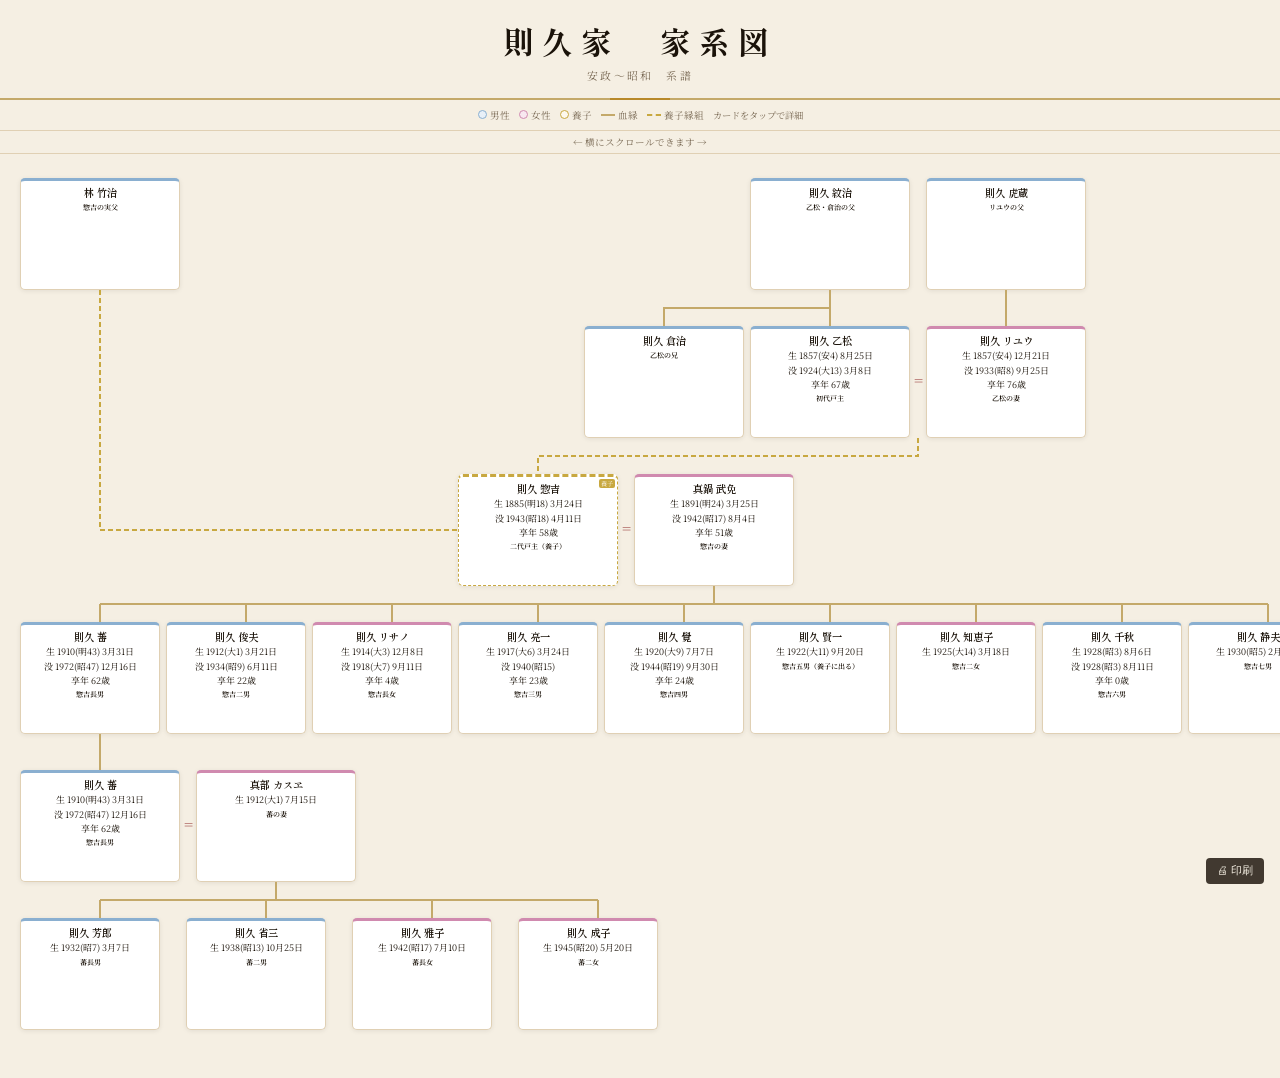
<file: norihisa_remixed-776f6e0d.html>
<!DOCTYPE html>
<html lang="ja">
<head>
<meta charset="UTF-8">
<meta name="viewport" content="width=device-width, initial-scale=1.0">
<title>則久家　家系図</title>
<link href="https://fonts.googleapis.com/css2?family=Noto+Serif+JP:wght@300;400;600;700&family=Shippori+Mincho:wght@400;600&display=swap" rel="stylesheet">
<style>
:root{
  --ink:#1a1209;--paper:#f5efe3;--aged:#e0d0b4;--gold:#b8892a;
  --red:#8b2020;--muted:#7a6a55;--line:#c4a96a;
  --male-bg:#e8f0f8;--male-bd:#8aafd0;
  --female-bg:#f8e8f0;--female-bd:#d08aaf;
  --ado-bd:#c8a840;
}
*{box-sizing:border-box;margin:0;padding:0;}
body{font-family:'Noto Serif JP',serif;background:var(--paper);color:var(--ink);min-height:100vh;}
header{text-align:center;padding:1.2rem 1rem .9rem;border-bottom:2px solid var(--line);position:relative;}
header::after{content:'';display:block;position:absolute;left:50%;transform:translateX(-50%);background:var(--gold);width:60px;height:2px;bottom:-2px;}
header h1{font-family:'Shippori Mincho',serif;font-size:clamp(1.1rem,4vw,1.9rem);letter-spacing:.3em;}
header p{font-size:.68rem;color:var(--muted);margin-top:.25rem;letter-spacing:.2em;}
.legend{display:flex;gap:9px;justify-content:center;flex-wrap:wrap;padding:.5rem .8rem;font-size:.6rem;color:var(--muted);border-bottom:1px solid var(--aged);}
.legend-item{display:flex;align-items:center;gap:3px;}
.ld{width:9px;height:9px;border-radius:50%;border:1.5px solid;}
.ll{width:14px;height:2px;}
.lda{width:14px;height:0;border-top:2px dashed;}
.scroll-hint{text-align:center;font-size:.6rem;color:var(--muted);padding:.25rem;border-bottom:1px solid var(--aged);}
#outer{overflow-x:auto;overflow-y:auto;-webkit-overflow-scrolling:touch;padding:24px 20px 48px;}
.card{
  display:inline-flex;flex-direction:column;
  width:160px;min-height:112px;
  background:#fff;border:1.5px solid var(--aged);border-radius:5px;
  padding:5px 4px;text-align:center;cursor:pointer;
  box-shadow:0 1px 5px rgba(0,0,0,.08);
  transition:transform .15s,box-shadow .15s,border-color .15s;
  white-space:normal;position:absolute;
}
.card:hover{transform:translateY(-2px);box-shadow:0 4px 14px rgba(0,0,0,.15);border-color:var(--gold);}
.card.male{border-top:3px solid var(--male-bd);}
.card.female{border-top:3px solid var(--female-bd);}
.card.adopted{border-style:dashed;border-color:var(--ado-bd);}
.card-name{font-family:'Shippori Mincho',serif;font-size:.65rem;font-weight:600;line-height:1.4;word-break:break-all;}
.card-date{font-size:.56rem;color:var(--ink);margin-top:1px;line-height:1.5;white-space:nowrap;}
.card-role{font-size:.44rem;color:var(--ink);margin-top:2px;font-weight:600;}
.card-tag{position:absolute;top:2px;right:2px;font-size:.38rem;background:var(--ado-bd);color:#fff;border-radius:2px;padding:0 2px;}
#dbg{display:none;position:fixed;inset:0;background:rgba(26,18,9,.52);z-index:100;align-items:center;justify-content:center;}
#dbg.open{display:flex;}
#dbox{background:var(--paper);border:2px solid var(--gold);border-radius:8px;padding:1.4rem;width:min(460px,92vw);max-height:85vh;overflow-y:auto;box-shadow:0 20px 50px rgba(0,0,0,.25);}
.dh{display:flex;align-items:flex-start;gap:10px;margin-bottom:.9rem;padding-bottom:.7rem;border-bottom:1px solid var(--aged);}
.dav{width:44px;height:44px;border-radius:50%;flex-shrink:0;border:2px solid var(--aged);}
.dav.male{background:var(--male-bg);border-color:var(--male-bd);}
.dav.female{background:var(--female-bg);border-color:var(--female-bd);}
.dnm{font-family:'Shippori Mincho',serif;font-size:1.05rem;font-weight:600;}
.drl{font-size:.65rem;color:var(--gold);margin-top:1px;}
.dcl{margin-left:auto;background:none;border:none;font-size:1.2rem;color:var(--muted);cursor:pointer;}
.dgr{display:grid;grid-template-columns:80px 1fr;gap:4px 8px;font-size:.73rem;}
.dk{color:var(--muted);font-size:.63rem;}
.dv{color:var(--ink);word-break:break-word;line-height:1.5;}
.ds{font-size:.58rem;color:var(--gold);grid-column:1/-1;margin-top:7px;padding-bottom:2px;border-bottom:1px solid var(--aged);}
.dm{margin-top:.8rem;padding:.65rem;background:#fff;border-radius:5px;border:1px solid var(--aged);font-size:.71rem;line-height:1.7;white-space:pre-wrap;}
.dmt{font-size:.58rem;color:var(--muted);margin-bottom:3px;}
.tools{position:fixed;bottom:1rem;right:1rem;z-index:10;}
.tbtn{padding:6px 11px;background:var(--ink);color:var(--paper);border:none;border-radius:4px;font-size:.68rem;cursor:pointer;opacity:.82;}
@media print{.tools,.scroll-hint{display:none!important;}}
</style>
</head>
<body>
<header>
  <h1>則久家　家系図</h1>
  <p>安政〜昭和　系譜</p>
</header>
<div class="legend">
  <div class="legend-item"><div class="ld" style="background:var(--male-bg);border-color:var(--male-bd)"></div>男性</div>
  <div class="legend-item"><div class="ld" style="background:var(--female-bg);border-color:var(--female-bd)"></div>女性</div>
  <div class="legend-item"><div class="ld" style="background:#fdf8ec;border-color:var(--ado-bd)"></div>養子</div>
  <div class="legend-item"><div class="ll" style="background:var(--line)"></div>血縁</div>
  <div class="legend-item"><div class="lda" style="border-color:var(--ado-bd)"></div>養子縁組</div>
  <span style="font-size:.58rem;color:var(--muted)">カードをタップで詳細</span>
</div>
<div class="scroll-hint">← 横にスクロールできます →</div>
<div id="outer"><div id="tree"></div></div>
<div class="tools"><button class="tbtn" onclick="window.print()">🖨 印刷</button></div>
<div id="dbg" onclick="closeD(event)">
  <div id="dbox">
    <div class="dh">
      <div class="dav" id="dav"></div>
      <div><div class="dnm" id="dnm"></div><div class="drl" id="drl"></div></div>
      <button class="dcl" onclick="closeD()">✕</button>
    </div>
    <div class="dgr" id="dgr"></div>
    <div id="dmw" style="display:none"><div class="dmt">📋 記録・メモ</div><div class="dm" id="dme"></div></div>
  </div>
</div>
<script>
const ERAS=[{n:'令和',s:2019},{n:'平成',s:1989},{n:'昭和',s:1926},{n:'大正',s:1912},{n:'明治',s:1868},{n:'慶応',s:1865},{n:'元治',s:1864},{n:'文久',s:1861},{n:'安政',s:1854}];
const wrs=y=>{if(!y)return'';const yr=+y;for(const e of ERAS)if(yr>=e.s)return e.n[0]+(yr-e.s+1);return y;};
const wareki=y=>{if(!y)return'';const yr=+y;for(const e of ERAS)if(yr>=e.s)return e.n+(yr-e.s+1===1?'元':yr-e.s+1)+'年';return y+'年';};
const calcAge=(b,d)=>{const br=+b;return isNaN(br)?'':(d?+d:new Date().getFullYear())-br;};
const mdp=md=>{if(!md)return'';const m=md.match(/(\d+月\d+日)/);return m?m[1]:'';}

const P={
  hayashi:{name:'林 竹治',g:'m',role:'惣吉の実父',b:'',bMd:'',d:'',dMd:'',memo:'林竹治。則久惣吉の実父。惣吉は林竹治の五男として生まれ、1886年（明治19）に則久乙松・リユウ夫妻の養子となった。'},
  montji:{name:'則久 紋治',g:'m',role:'乙松・倉治の父',b:'',bMd:'',d:'',dMd:'',memo:'則久乙松・倉治の父。'},
  torazo:{name:'則久 虎蔵',g:'m',role:'リユウの父',b:'',bMd:'',d:'',dMd:'',memo:'則久虎蔵。則久リユウの父。リユウは虎蔵の長女として生まれた。'},
  kuraji:{name:'則久 倉治',g:'m',role:'乙松の兄',b:'',bMd:'',d:'',dMd:'',memo:'乙松の兄。乙松は1885年（明治18）3月20日、倉治の弟として三豊郡詫間村大字詫間に分家届出。「明治前期産業発達史資料」に「食塩業」として氏名の記載あり。'},
  otomatsu:{name:'則久 乙松',g:'m',role:'初代戸主',b:'1857',bMd:'安政4年8月25日',d:'1924',dMd:'大正13年3月8日（満66歳）',memo:'【父母】則久紋治の三男（母欄は空欄）\n【出生】安政4年（1857年）8月25日\n【分家】明治18年（1885年）3月20日 三豊郡詫間村大字詫間 則久倉治弟分家届出\n【婚姻】明治17年（1884年）2月16日 則久リユウと婚姻届出（婚姻時年齢：満26歳）\n【転籍】明治42年4月29日 三豊郡詫間村大字詫間3569番地に転籍届出\n【隠居】大正6年（1917年）10月11日 隠居届出\n【死亡】大正13年（1924年）3月8日午後6時 本籍地に於て死亡 惣吉届出'},
  ryuu:{name:'則久 リユウ',g:'f',role:'乙松の妻',b:'1857',bMd:'安政4年12月21日',d:'1933',dMd:'昭和8年9月25日（満75歳）',memo:'【出生】1857年（安政4）12月21日 則久虎蔵の長女。\n【婚姻】1884年（明治17）2月16日 則久乙松と婚姻届出。（婚姻時年齢：満26歳）\n【死別】1924年（大正13）3月8日 夫乙松死亡に因り婚姻解消。\n【死亡】1933年（昭和8）9月25日 午前9時 本籍地に於いて死亡。戸主惣吉届出。'},
  sokichi:{name:'則久 惣吉',g:'m',role:'二代戸主（養子）',b:'1885',bMd:'明治18年3月24日',d:'1943',dMd:'昭和18年4月11日（満58歳）',adopted:true,memo:'【出生】1885年（明治18）3月24日 林竹治の五男。\n【養子縁組】1886年（明治19）3月30日 詫間村大字詫間 林竹治五男 則久乙松同人より養子縁組届出。\n【婚姻】1909年（明治42）4月29日 真鍋武免と婚姻届出。（婚姻時年齢：満24歳）\n【家督相続】1917年（大正6）10月11日 前戸主乙松隠居届出に因り家督相続。\n【死亡】1943年（昭和18）4月11日 午前 本籍地に於いて死亡。同居者蕃届出。\n【家督】昭和18年（1943）4月11日 則久蕃が家督相続届出。'},
  takeme:{name:'真鍋 武免',g:'f',role:'惣吉の妻',b:'1891',bMd:'明治24年3月25日',d:'1942',dMd:'昭和17年8月4日（満51歳）',memo:'【出生】1891年（明治24）3月25日 真鍋兼吉の二女。詫間村大字詫間536番。\n【婚姻】1909年（明治42）4月29日 則久惣吉と婚姻届出。（婚姻時年齢：満18歳）\n【死亡】1942年（昭和17）8月4日 午後5時 丸亀市北平山町にて死亡。同居人蕃届出。'},
  shigeru:{name:'則久 蕃',g:'m',role:'惣吉長男',b:'1910',bMd:'明治43年3月31日',d:'1972',dMd:'昭和47年12月16日（満62歳）',memo:'【出生】1910年（明治43）3月31日 則久惣吉・武免の長男。\n【婚姻】1932年（昭和7）3月18日 真部カスヱと婚姻。（婚姻時年齢：満21歳）\n【家督相続】1943年（昭和18）4月11日 前戸主惣吉死亡に因り家督相続届出。\n【死亡】1972年（昭和47）12月16日 午後10時30分 三豊郡詫間町にて死亡。カスヱ届出。'},
  toshio:{name:'則久 俊夫',g:'m',role:'惣吉二男',b:'1912',bMd:'明治45年3月21日',d:'1934',dMd:'昭和9年6月11日（満22歳）',memo:'【出生】1912年（明治45）3月21日 本籍地に於いて出生。惣吉届出。\n【死亡】1934年（昭和9）6月11日 午後4時 本籍地に於いて死亡。惣吉届出。'},
  risano:{name:'則久 リサノ',g:'f',role:'惣吉長女',b:'1914',bMd:'大正3年12月8日',d:'1918',dMd:'大正7年9月11日（満3歳）',memo:'【出生】1914年（大正3）12月28日 本籍地に於いて出生。惣吉届出。\n【死亡】1918年（大正7）9月11日 午前6時 本籍地に於いて死亡。惣吉届出。'},
  ryoichi:{name:'則久 亮一',g:'m',role:'惣吉三男',b:'1917',bMd:'大正6年3月24日',d:'1940',dMd:'昭和15年9月（満23歳）',memo:'【出生】1917年（大正6）3月24日 本籍地に於いて出生。惣吉届出。\n【死亡】1940年（昭和15）9月 善通寺陸軍憲兵第一分隊ニ於テ死亡。惣吉届出。'},
  satoru:{name:'則久 覺',g:'m',role:'惣吉四男',b:'1920',bMd:'大正9年7月7日',d:'1944',dMd:'昭和19年9月30日（満24歳・戦死）',memo:'【出生】1920年（大正9）7月7日 本籍地に於いて出生。惣吉届出。\n【戦死】1944年（昭和19）9月30日 午後4時30分 中部太平洋方面に於いて戦死。高松県隊区司令官若生清報告。'},
  kenichi:{name:'則久 賢一',g:'m',role:'惣吉五男（養子に出る）',b:'1922',bMd:'大正11年9月20日',d:'',dMd:'',memo:'【出生】1922年（大正11）9月20日 本籍地に於いて出生。惣吉届出。\n【養子縁組】1928年（昭和3）11月2日 詫間村大字詫間 真鍋情市同人妻ユキヱと養子縁組。武免届出。'},
  chieko_n:{name:'則久 知恵子',g:'f',role:'惣吉二女',b:'1925',bMd:'大正14年3月18日',d:'',dMd:'',memo:'【出生】1925年（大正14）3月18日 本籍地に於いて出生。惣吉届出。\n【婚姻】1949年（昭和24）3月25日 岡田正信と婚姻。（婚姻時年齢：満23歳）'},
  chiaki:{name:'則久 千秋',g:'m',role:'惣吉六男',b:'1928',bMd:'昭和3年8月6日',d:'1928',dMd:'昭和3年8月11日（満0歳）',memo:'【出生】1928年（昭和3）8月6日 本籍地に於いて出生。惣吉届出。\n【死亡】1928年（昭和3）8月11日 午後1時 本籍地に於いて死亡。惣吉届出。'},
  shizuo:{name:'則久 静夫',g:'m',role:'惣吉七男',b:'1930',bMd:'昭和5年2月24日',d:'',dMd:'',memo:'【出生】1930年（昭和5）2月24日 本籍地に於いて出生。惣吉届出。'},
  kasue:{name:'真部 カスヱ',g:'f',role:'蕃の妻',b:'1912',bMd:'明治45年7月15日',d:'',dMd:'',memo:'【出生】1912年（明治45）7月15日 真部豊吉・トクの四女。香川県仲多度郡龍川村大字木徳20番地。\n【婚姻】1932年（昭和7）3月18日 則久蕃と婚姻。（婚姻時年齢：満19歳）'},
  yoshiro:{name:'則久 芳郎',g:'m',role:'蕃長男',b:'1932',bMd:'昭和7年3月7日',d:'',dMd:'',memo:'【出生】1932年（昭和7）3月7日 本籍地に於いて出生。蕃・カスヱ届出。\n【婚姻・除籍】1958年（昭和33）5月9日 島本美智子と婚姻届出。新戸籍編製につき除籍。（婚姻時年齢：満26歳）'},
  shozo:{name:'則久 省三',g:'m',role:'蕃二男',b:'1938',bMd:'昭和13年10月25日',d:'',dMd:'',memo:'【出生】1938年（昭和13）10月25日 本籍地に於いて出生。蕃届出。\n【婚姻】1963年（昭和38）12月24日 小岩井宏子と婚姻。松本市大字筑摩1175番地に新戸籍。（婚姻時年齢：満25歳）'},
  masako_n:{name:'則久 雅子',g:'f',role:'蕃長女',b:'1942',bMd:'昭和17年7月10日',d:'',dMd:'',memo:'【出生】1942年（昭和17）7月10日 本籍地に於いて出生。蕃届出。\n【婚姻・除籍】1964年（昭和39）8月12日 岡田智伸と婚姻。丸亀市濱町22番地に新戸籍。（婚姻時年齢：満22歳）'},
  naruko:{name:'則久 成子',g:'f',role:'蕃二女',b:'1945',bMd:'昭和20年5月20日',d:'',dMd:'',memo:'【出生】1945年（昭和20）5月20日 本籍地に於いて出生。蕃届出。\n【婚姻】1967年（昭和42）5月23日 村上敬朋と婚姻。今治市米屋町275番地に新戸籍。（婚姻時年齢：満21歳）'},
};

function mkCard(id){
  const p=P[id]; if(!p) return document.createElement('div');
  const el=document.createElement('div');
  el.className='card '+(p.g==='m'?'male':'female')+(p.adopted?' adopted':'');
  el.dataset.pid=id;
  if(p.adopted){const t=document.createElement('div');t.className='card-tag';t.textContent='養子';el.appendChild(t);}
  const nm=document.createElement('div');nm.className='card-name';nm.textContent=p.name;el.appendChild(nm);
  if(p.b){
    const b=document.createElement('div');b.className='card-date';
    b.textContent='生 '+p.b+'('+wrs(p.b)+')'+(mdp(p.bMd)?' '+mdp(p.bMd):'');el.appendChild(b);
    if(p.d){
      const d=document.createElement('div');d.className='card-date';
      d.textContent='没 '+p.d+'('+wrs(p.d)+')'+(mdp(p.dMd)?' '+mdp(p.dMd):'');el.appendChild(d);
      const a=calcAge(p.b,p.d);
      if(a!==''){const ae=document.createElement('div');ae.className='card-date';ae.textContent='享年 '+a+'歳';el.appendChild(ae);}
    }
  }
  if(p.role){const r=document.createElement('div');r.className='card-role';r.textContent=p.role;el.appendChild(r);}
  el.addEventListener('click',()=>openD(id));
  return el;
}

function buildTree(){
  const tree=document.getElementById('tree');
  tree.innerHTML='';

  // ── 座標定数（すべてここで一括定義）──
  const CW=160, SW=140, RH=112, CONN=36, SYM=16;

  // 列X座標（左端）
  // G4の9兄弟を基準列とする（間隔6px）
  const GAP=6;
  const sibX=Array.from({length:9},(_,i)=>i*(SW+GAP)); // 9兄弟の左端X

  // G4幅
  const G4W=sibX[8]+SW; // 最右端

  // G2: 倉治・乙松・＝・リユウ を配置
  // 乙松をsibX[5]、リユウをsibX[5]+CW+SYM に固定
  const X_OTO   = sibX[5];
  const X_SYM2  = X_OTO + CW;           // ＝記号の左端
  const X_RYUU  = X_SYM2 + SYM;         // リユウの左端
  const X_KURAJI= X_OTO - CW - GAP;     // 倉治（乙松の左隣）

  // G1: 紋治は乙松の真上、虎蔵はリユウの真上、林竹治はsibX[0]の真上
  const X_MONTJI = X_OTO;
  const X_TORAZO = X_RYUU;              // リユウと同じ左端
  const X_HAYASHI= sibX[0];

  // G3: 惣吉＝武免
  // 惣吉をsibX[3]、武免をsibX[3]+CW+SYM
  const X_SOKI  = sibX[3];
  const X_SYM3  = X_SOKI + CW;
  const X_TAKE  = X_SYM3 + SYM;

  // G5: 蕃＝カスヱ
  const X_SHIG5 = sibX[0];
  const X_SYM5  = X_SHIG5 + CW;
  const X_KASUE = X_SYM5 + SYM;

  // G6: 4人
  const g6X=Array.from({length:4},(_,i)=>i*(CW+GAP));

  // 行のtopY（行インデックス）
  // 0=G1, 1=conn, 2=G2, 3=conn, 4=G3, 5=conn, 6=G4, 7=conn, 8=G5, 9=conn, 10=G6
  const rowH=[RH,CONN,RH,CONN,RH,CONN,RH,CONN,RH,CONN,RH];
  const rowY=[0];
  rowH.forEach(h=>rowY.push(rowY[rowY.length-1]+h));
  const totalH=rowY[rowY.length-1];

  // 全体幅（G4幅かG2幅の大きい方）
  const totalW=Math.max(G4W, X_RYUU+CW)+20;

  // ── ラッパー ──
  const wrap=document.createElement('div');
  wrap.style.cssText=`position:relative;width:${totalW}px;height:${totalH}px;`;

  // カード配置ヘルパー（wはオプション、省略時はCW）
  function place(id, x, rowIdx, w){
    const c=mkCard(id);
    c.style.left=x+'px';
    c.style.top=rowY[rowIdx]+'px';
    c.style.width=(w||CW)+'px';
    wrap.appendChild(c);
  }
  // ＝記号配置
  function placeSym(x, rowIdx){
    const s=document.createElement('div');
    s.textContent='＝';
    s.style.cssText=`position:absolute;left:${x}px;top:${rowY[rowIdx]+RH/2-10}px;`+
      `width:${SYM}px;text-align:center;font-size:.7rem;color:var(--red);`;
    wrap.appendChild(s);
  }

  // ── カード配置 ──
  // G1
  place('hayashi', X_HAYASHI, 0);
  place('montji',  X_MONTJI,  0);
  place('torazo',  X_TORAZO,  0);
  // G2
  place('kuraji',   X_KURAJI, 2);
  place('otomatsu', X_OTO,    2);
  placeSym(X_SYM2, 2);
  place('ryuu',     X_RYUU,   2);
  // G3
  place('sokichi', X_SOKI, 4);
  placeSym(X_SYM3, 4);
  place('takeme',  X_TAKE, 4);
  // G4
  const sib4=['shigeru','toshio','risano','ryoichi','satoru','kenichi','chieko_n','chiaki','shizuo'];
  sib4.forEach((id,i)=>place(id, sibX[i], 6, SW));
  // G5
  place('shigeru', X_SHIG5, 8);
  placeSym(X_SYM5, 8);
  place('kasue',   X_KASUE, 8);
  // G6
  const sib6=['yoshiro','shozo','masako_n','naruko'];
  sib6.forEach((id,i)=>place(id, g6X[i], 10, SW));

  // ── SVG罫線 ──
  const svg=document.createElementNS('http://www.w3.org/2000/svg','svg');
  svg.setAttribute('width', totalW);
  svg.setAttribute('height', totalH);
  svg.style.cssText='position:absolute;top:0;left:0;pointer-events:none;overflow:visible;';

  const LC='var(--line)', LA='var(--ado-bd)';

  function seg(x1,y1,x2,y2,col,dash){
    const l=document.createElementNS('http://www.w3.org/2000/svg','line');
    l.setAttribute('x1',x1);l.setAttribute('y1',y1);
    l.setAttribute('x2',x2);l.setAttribute('y2',y2);
    l.setAttribute('stroke',col||LC);l.setAttribute('stroke-width','2');
    if(dash)l.setAttribute('stroke-dasharray','5,3');
    svg.appendChild(l);
  }
  function poly(pts,col,dash){
    const p=document.createElementNS('http://www.w3.org/2000/svg','polyline');
    p.setAttribute('points',pts.map(([x,y])=>x+','+y).join(' '));
    p.setAttribute('fill','none');p.setAttribute('stroke',col||LC);p.setAttribute('stroke-width','2');
    if(dash)p.setAttribute('stroke-dasharray','5,3');
    svg.appendChild(p);
  }

  // カード中心X（左端X→中心）
  const cc=x=>x+CW/2;
  // 行のカード底辺Y
  const bot=ri=>rowY[ri]+RH;
  // 行のカード上辺Y
  const top=ri=>rowY[ri];

  // G1紋治 → G2乙松（垂直）
  seg(cc(X_MONTJI), bot(0), cc(X_OTO), top(2));

  // G1紋治 → G2倉治（L字）
  const my12=(bot(0)+top(2))/2;
  poly([[cc(X_MONTJI),bot(0)],[cc(X_MONTJI),my12],[cc(X_KURAJI),my12],[cc(X_KURAJI),top(2)]]);

  // G1虎蔵 → G2リユウ（垂直）
  seg(cc(X_TORAZO), bot(0), cc(X_RYUU), top(2));

  // G2乙松＝リユウ中央 → G3惣吉（養子破線）
  const g2midX=(cc(X_OTO)+cc(X_RYUU))/2;
  const g3sokiCX=cc(X_SOKI);
  const my23=(bot(2)+top(4))/2;
  poly([[g2midX,bot(2)],[g2midX,my23],[g3sokiCX,my23],[g3sokiCX,top(4)]], LA, true);

  // G1林竹治 → G3惣吉左側（養子破線）
  const hayashiCX=cc(X_HAYASHI);
  const sokiMidY=rowY[4]+RH/2;
  poly([[hayashiCX,bot(0)],[hayashiCX,sokiMidY],[X_SOKI,sokiMidY]], LA, true);

  // G3武免 → G4 9兄弟
  const takeCX=cc(X_TAKE);
  const my34=(bot(4)+top(6))/2;
  seg(takeCX, bot(4), takeCX, my34);
  seg(cc(sibX[0]), my34, cc(sibX[8]), my34);
  sibX.forEach(x=>seg(cc(x), my34, cc(x), top(6)));

  // G4蕃 → G5蕃（垂直）
  seg(cc(sibX[0]), bot(6), cc(X_SHIG5), top(8));

  // G5カスヱ → G6 4人
  const kasueCX=cc(X_KASUE);
  const my56=(bot(8)+top(10))/2;
  seg(kasueCX, bot(8), kasueCX, my56);
  seg(cc(g6X[0]), my56, cc(g6X[3]), my56);
  g6X.forEach(x=>seg(cc(x), my56, cc(x), top(10)));

  wrap.appendChild(svg);
  tree.appendChild(wrap);
}

function openD(id){
  const p=P[id];if(!p)return;
  document.getElementById('dav').className='dav '+(p.g==='m'?'male':'female');
  document.getElementById('dnm').textContent=p.name||'—';
  document.getElementById('drl').textContent=p.role||'';
  const g=document.getElementById('dgr');g.innerHTML='';
  const row=(k,v)=>{if(!v)return;const kd=document.createElement('div');kd.className='dk';kd.textContent=k;const vd=document.createElement('div');vd.className='dv';vd.textContent=v;g.appendChild(kd);g.appendChild(vd);};
  const sec=t=>{const s=document.createElement('div');s.className='ds';s.textContent=t;g.appendChild(s);};
  sec('── 基本情報 ──');
  row('性別',p.g==='m'?'男性':'女性');
  if(p.b){row('生年月日',p.bMd||(p.b+'年'));row('生年（西暦/和暦）',p.b+'年（'+wareki(p.b)+'）');}
  if(p.d){row('没年月日',p.dMd||(p.d+'年'));row('没年（西暦/和暦）',p.d+'年（'+wareki(p.d)+'）');}
  const mw=document.getElementById('dmw'),me=document.getElementById('dme');
  if(p.memo){me.textContent=p.memo;mw.style.display='block';}else{mw.style.display='none';}
  document.getElementById('dbg').classList.add('open');
}
function closeD(e){if(!e||e.target===document.getElementById('dbg'))document.getElementById('dbg').classList.remove('open');}
document.addEventListener('keydown',e=>{if(e.key==='Escape')closeD();});
buildTree();
</script>
</body>
</html>
</file>
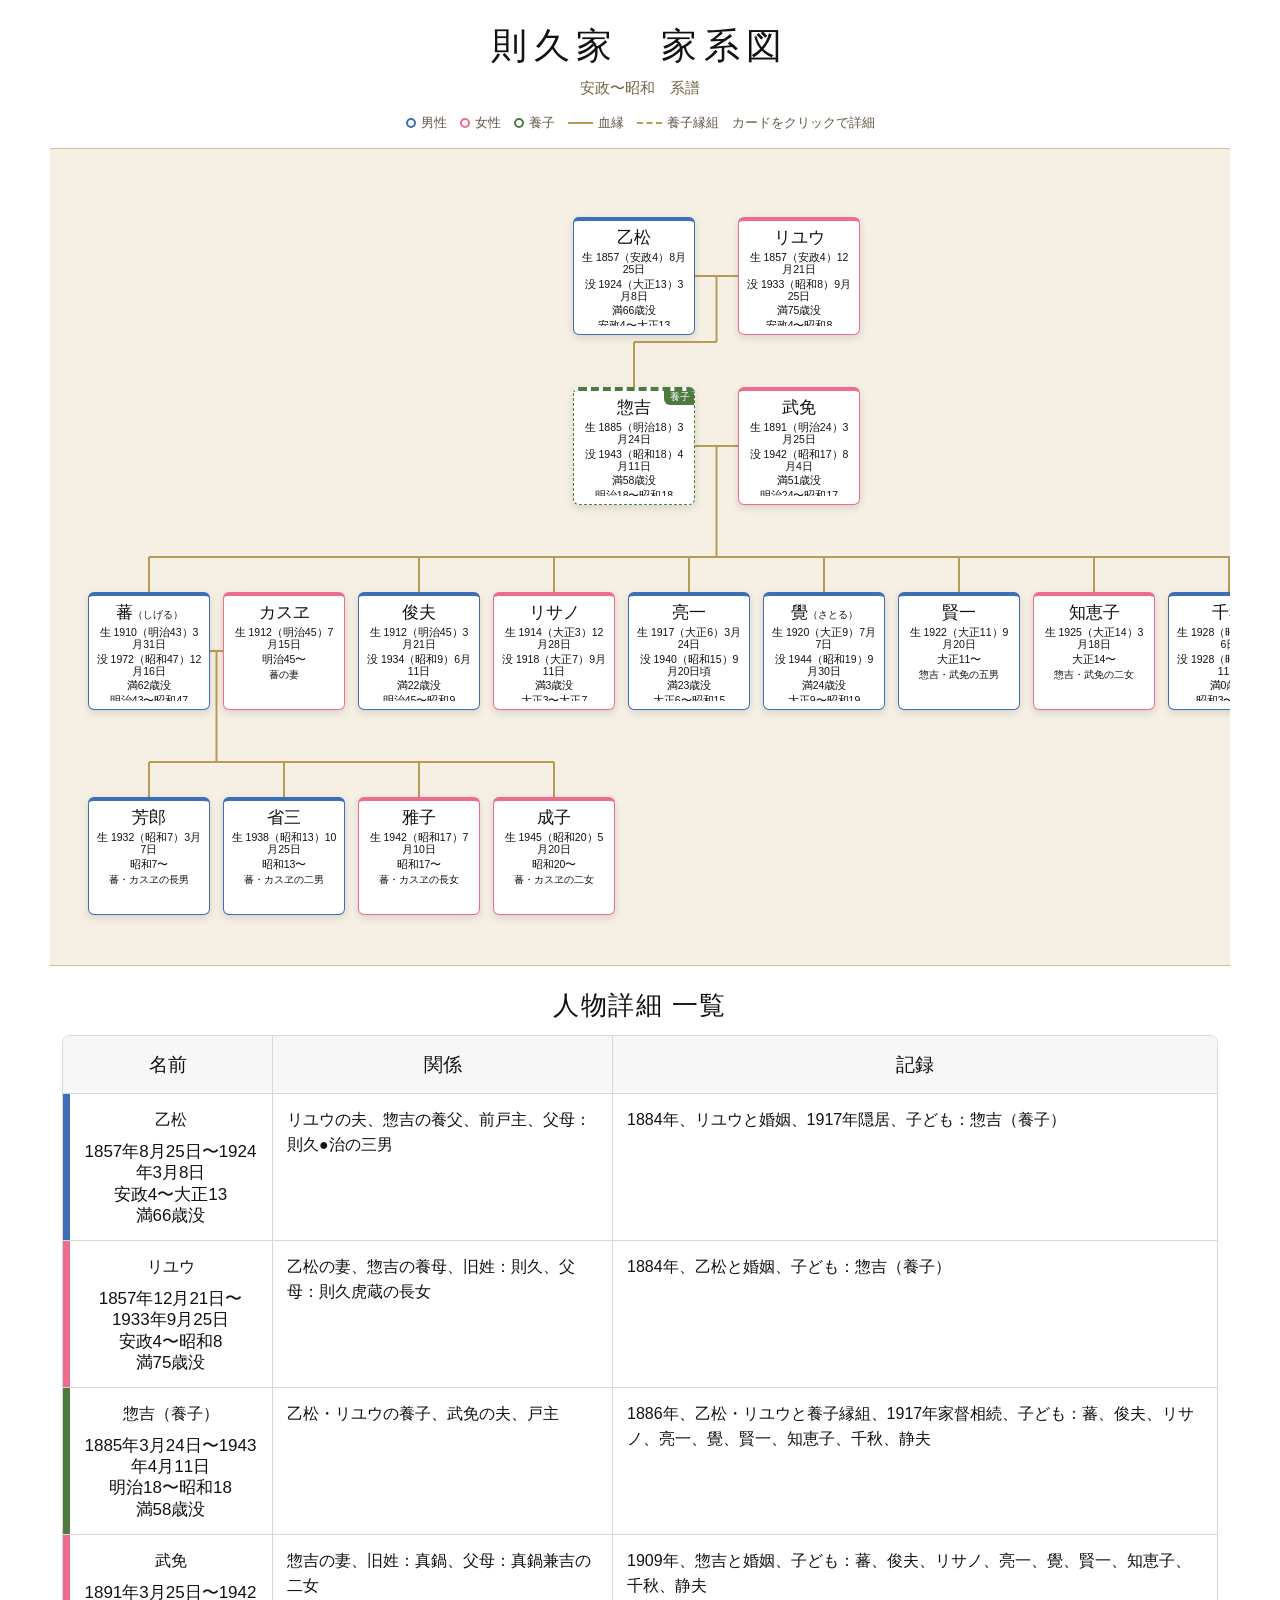
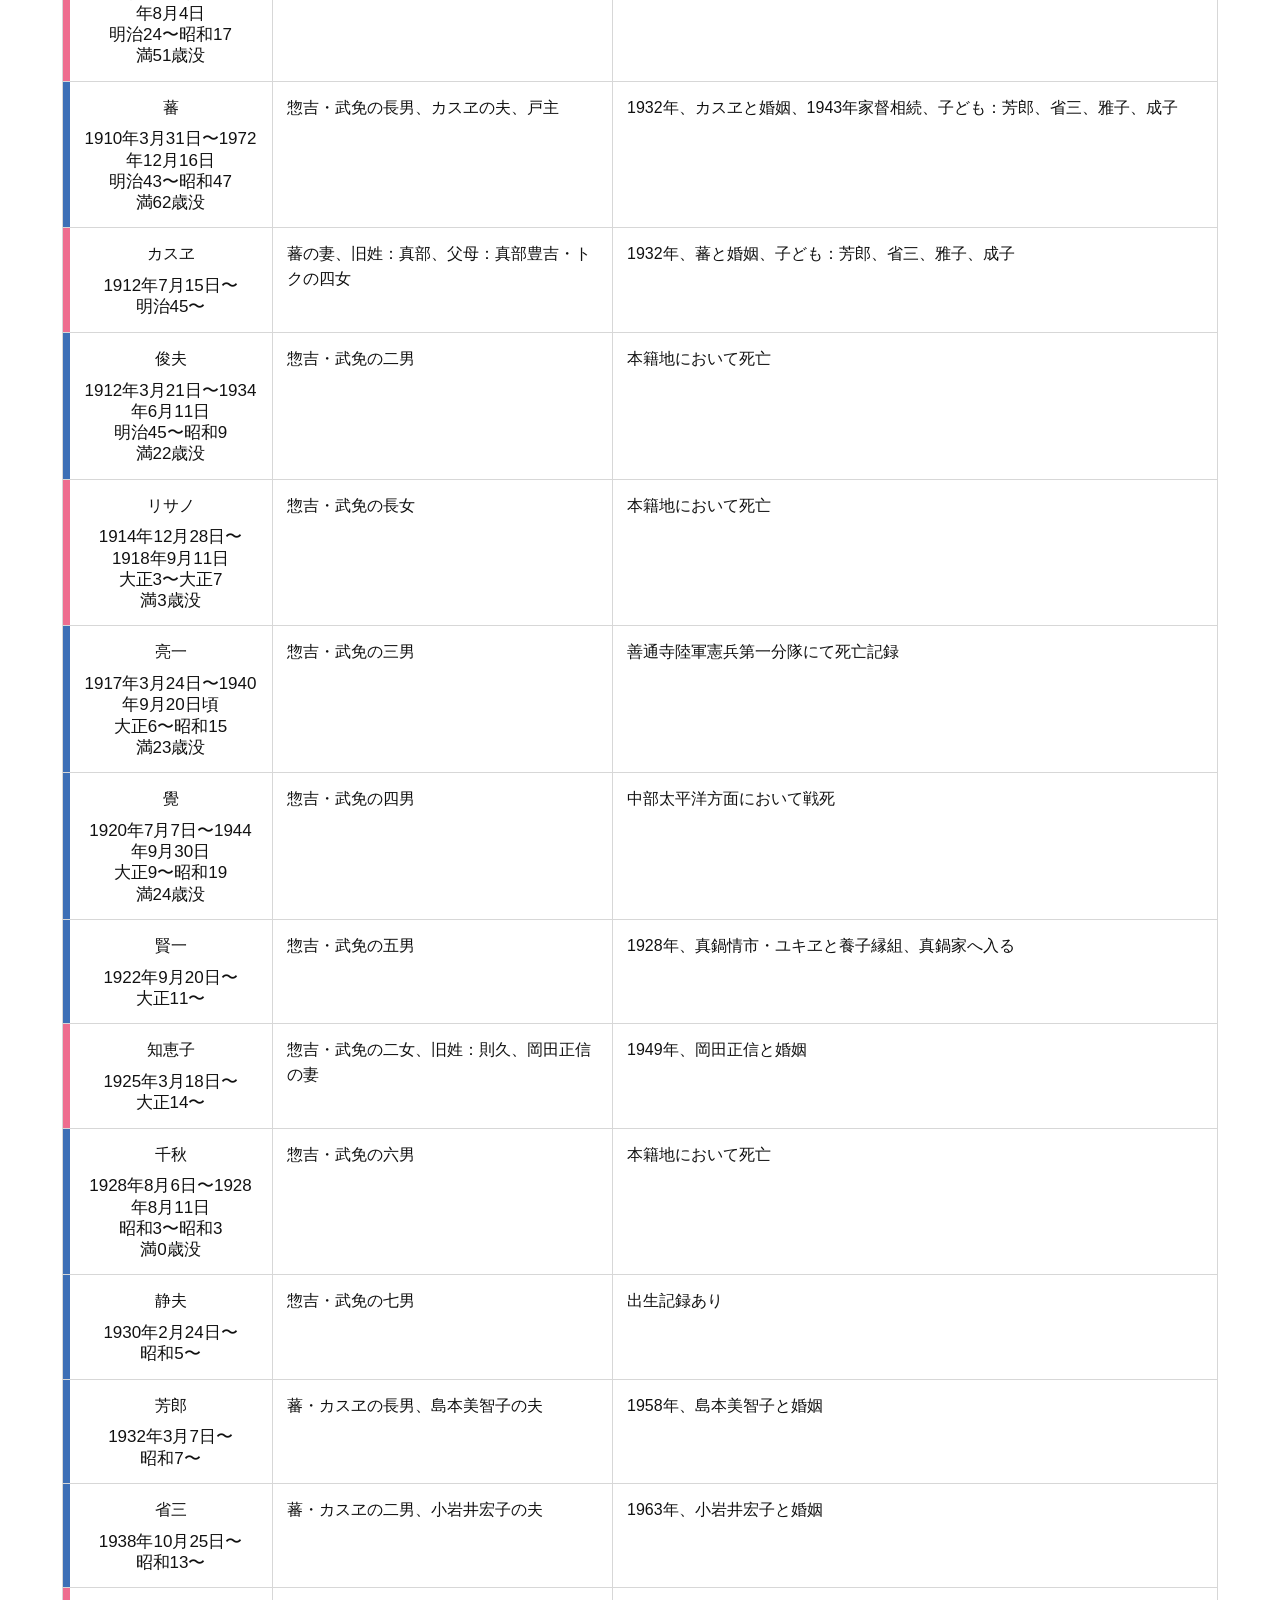
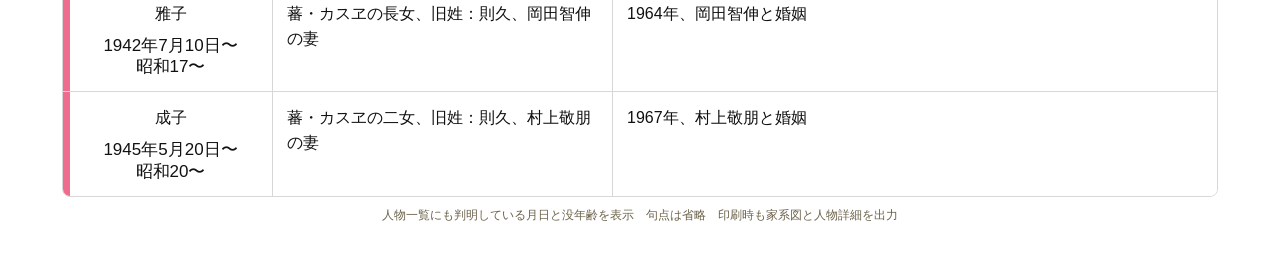
<file: 則久家_家系図_完成版_人物一覧月日追加 (1).html>
<!doctype html>
<html lang="ja">
<head>
<meta charset="utf-8">
<meta name="viewport" content="width=device-width, initial-scale=1">
<title>則久家 家系図</title>
<style>
:root{--m:#3d6fb6;--f:#ee6d8f;--a:#4d7a3f;--line:#2b2b2b;--gold:#b89b55;--paper:#f5efe4;--grid:#d7d7d7;--text:#111}
*{box-sizing:border-box;font-weight:400!important}
html{scroll-behavior:smooth}
body{margin:0;background:#fff;color:var(--text);font-family:-apple-system,BlinkMacSystemFont,"Hiragino Sans","Yu Gothic",Meiryo,sans-serif;font-size:15px}
.page{max-width:1180px;margin:auto;padding:22px 12px 42px}
h1{text-align:center;font-family:"Yu Mincho","Hiragino Mincho ProN","MS Mincho",serif;font-size:36px;letter-spacing:.18em;margin:0 0 8px}.sub{text-align:center;color:#756647;font-family:"Yu Mincho","Hiragino Mincho ProN","MS Mincho",serif;margin-bottom:16px}.legend{display:flex;gap:13px;justify-content:center;align-items:center;flex-wrap:wrap;margin:0 0 16px;color:#625946;font-size:13px}.legend span{display:inline-flex;align-items:center;gap:5px}.dot{width:10px;height:10px;border:2px solid currentColor;border-radius:50%;display:inline-block}.lm{color:var(--m)}.lf{color:var(--f)}.la{color:var(--a)}.sample{width:25px;height:2px;background:var(--gold);display:inline-block}.sample.dash{height:0;border-top:2px dashed var(--gold);background:none}
.tree-wrap{overflow-x:auto;-webkit-overflow-scrolling:touch;background:var(--paper);border-top:1px solid #d3bf93;border-bottom:1px solid #d3bf93;padding:28px 18px;margin:0 -12px 22px}.tree{position:relative;width:1380px;height:760px;margin:auto}.links{position:absolute;inset:0;width:1380px;height:760px;z-index:0}.line,.spouse{stroke:var(--gold);stroke-width:2;fill:none;vector-effect:non-scaling-stroke}.spouse{stroke-width:2.2}.card{position:absolute;z-index:1;width:122px;height:118px;border:1.6px solid var(--c);border-top-width:4px;background:#fff;border-radius:6px;text-align:center;text-decoration:none;color:#111;box-shadow:0 3px 8px rgba(0,0,0,.12);padding:8px 7px;overflow:hidden}.card.male{--c:var(--m)}.card.female{--c:var(--f)}.card.adopted{--c:var(--a);border-style:dashed}.card:hover{background:#fffdf8}.inner{height:100%;display:flex;flex-direction:column;align-items:center;justify-content:flex-start;text-align:center;gap:2px;font-size:10.5px;line-height:1.18;overflow:hidden}.cname{font-family:"Yu Mincho","Hiragino Mincho ProN","MS Mincho",serif;font-size:16.5px;line-height:1.08;margin-bottom:2px;white-space:nowrap}.cname small{font-size:10px}.crel{font-size:10px;margin-top:2px}.tag{position:absolute;right:-1.6px;top:-1.6px;background:var(--a);color:#fff;border-radius:0 5px 0 6px;padding:2px 6px;font-size:10px;line-height:1.2}
.details{margin-top:18px}.details h2{text-align:center;margin:0 0 12px;font-family:"Yu Mincho","Hiragino Mincho ProN","MS Mincho",serif;font-size:26px;letter-spacing:.06em}.table-wrap{overflow-x:auto}.table{min-width:980px;border:1px solid var(--grid);border-radius:8px;overflow:hidden}.row{display:grid;grid-template-columns:210px 340px 1fr;min-height:92px;border-bottom:1px solid var(--grid);background:#fff}.row:last-child{border-bottom:0}.row>div{padding:14px 14px;border-right:1px solid var(--grid);line-height:1.55;font-size:16px}.row>div:last-child{border-right:0}.head{min-height:52px;background:#f7f7f7;text-align:center}.head>div{font-size:19px}.pname{position:relative;text-align:center;font-family:"Yu Mincho","Hiragino Mincho ProN","MS Mincho",serif;font-size:22px;line-height:1.35;padding-left:20px!important;display:flex;flex-direction:column;align-items:center;justify-content:center}.pname:before{content:"";position:absolute;left:0;top:0;bottom:0;width:7px;background:var(--m)}.pname.fembar:before{background:var(--f)}.pname.adoptbar:before{background:var(--a)}.pyears{display:block;font-family:-apple-system,BlinkMacSystemFont,"Hiragino Sans","Yu Gothic",Meiryo,sans-serif;font-size:17px;line-height:1.25;margin-top:8px}.row:target{background:#fff8d6;outline:2px solid #c9ab5d;outline-offset:-2px}.note{font-size:12px;text-align:center;margin-top:10px;color:#6c624a}
@media(max-width:700px){.page{padding:14px 8px 30px}h1{font-size:29px}.sub{font-size:13px}.legend{font-size:12px;justify-content:flex-start}.tree-wrap{padding:18px 10px;margin:0 -8px 18px}.tree{margin-left:0}.details h2{font-size:23px}.row>div{font-size:15px}.head>div{font-size:17px}.pname{font-size:21px}.pyears{font-size:16px}}
@media print{body{font-size:10px}.page{max-width:none;padding:6mm}h1{font-size:24px}.sub,.legend{font-size:9px;margin-bottom:6px}.tree-wrap{overflow:visible;padding:8px 0;margin:0;border:0;zoom:.68}.details{margin-top:6px}.details h2{font-size:16px;margin-bottom:5px}.table{min-width:0}.row{grid-template-columns:120px 240px 1fr;min-height:54px}.row>div{padding:5px 7px;font-size:9.5px}.pname{font-size:12px}.pyears{font-size:9px;margin-top:3px}.head{min-height:24px}.head>div{font-size:10px}.note{display:none}}
</style>
</head>
<body>
<main class="page">
<h1>則久家　家系図</h1>
<div class="sub">安政〜昭和　系譜</div>
<div class="legend"><span><i class="dot lm"></i>男性</span><span><i class="dot lf"></i>女性</span><span><i class="dot la"></i>養子</span><span><i class="sample"></i>血縁</span><span><i class="sample dash"></i>養子縁組</span><span>カードをクリックで詳細</span></div>
<section class="tree-wrap"><div class="tree">
<svg class="links" viewBox="0 0 1380 760" aria-hidden="true">
<line x1="627.0" y1="99.0" x2="670.0" y2="99.0" class="spouse" />
<line x1="648.5" y1="99.0" x2="648.5" y2="165" class="line" />
<line x1="648.5" y1="165" x2="566.0" y2="165" class="line" />
<line x1="566.0" y1="165" x2="566.0" y2="210" class="line" />
<line x1="627.0" y1="269.0" x2="670.0" y2="269.0" class="spouse" />
<line x1="648.5" y1="269.0" x2="648.5" y2="380" class="line" />
<line x1="81.0" y1="380" x2="1296.0" y2="380" class="line" />
<line x1="81.0" y1="380" x2="81.0" y2="415" class="line" />
<line x1="351.0" y1="380" x2="351.0" y2="415" class="line" />
<line x1="486.0" y1="380" x2="486.0" y2="415" class="line" />
<line x1="621.0" y1="380" x2="621.0" y2="415" class="line" />
<line x1="756.0" y1="380" x2="756.0" y2="415" class="line" />
<line x1="891.0" y1="380" x2="891.0" y2="415" class="line" />
<line x1="1026.0" y1="380" x2="1026.0" y2="415" class="line" />
<line x1="1161.0" y1="380" x2="1161.0" y2="415" class="line" />
<line x1="1296.0" y1="380" x2="1296.0" y2="415" class="line" />
<line x1="142.0" y1="474.0" x2="155.0" y2="474.0" class="spouse" />
<line x1="148.5" y1="474.0" x2="148.5" y2="585" class="line" />
<line x1="81.0" y1="585" x2="486.0" y2="585" class="line" />
<line x1="81.0" y1="585" x2="81.0" y2="620" class="line" />
<line x1="216.0" y1="585" x2="216.0" y2="620" class="line" />
<line x1="351.0" y1="585" x2="351.0" y2="620" class="line" />
<line x1="486.0" y1="585" x2="486.0" y2="620" class="line" />
</svg>
<a class="card male" href="#detail-otsumatsu" style="left:505px;top:40px"><div class="inner"><div class="cname">乙松</div><div>生 1857（安政4）8月25日</div><div>没 1924（大正13）3月8日</div><div>満66歳没</div><div>安政4〜大正13</div><div class="crel">リユウの夫</div></div></a><a class="card female" href="#detail-ryu" style="left:670px;top:40px"><div class="inner"><div class="cname">リユウ</div><div>生 1857（安政4）12月21日</div><div>没 1933（昭和8）9月25日</div><div>満75歳没</div><div>安政4〜昭和8</div><div class="crel">乙松の妻</div></div></a><a class="card adopted" href="#detail-sokichi" style="left:505px;top:210px"><span class="tag">養子</span><div class="inner"><div class="cname">惣吉</div><div>生 1885（明治18）3月24日</div><div>没 1943（昭和18）4月11日</div><div>満58歳没</div><div>明治18〜昭和18</div><div class="crel">乙松・リユウの養子</div></div></a><a class="card female" href="#detail-mume" style="left:670px;top:210px"><div class="inner"><div class="cname">武免</div><div>生 1891（明治24）3月25日</div><div>没 1942（昭和17）8月4日</div><div>満51歳没</div><div>明治24〜昭和17</div><div class="crel">惣吉の妻</div></div></a><a class="card male" href="#detail-shigeru" style="left:20px;top:415px"><div class="inner"><div class="cname">蕃<small>（しげる）</small></div><div>生 1910（明治43）3月31日</div><div>没 1972（昭和47）12月16日</div><div>満62歳没</div><div>明治43〜昭和47</div><div class="crel">惣吉・武免の長男</div></div></a><a class="card female" href="#detail-kasue" style="left:155px;top:415px"><div class="inner"><div class="cname">カスヱ</div><div>生 1912（明治45）7月15日</div><div>明治45〜</div><div class="crel">蕃の妻</div></div></a><a class="card male" href="#detail-toshio" style="left:290px;top:415px"><div class="inner"><div class="cname">俊夫</div><div>生 1912（明治45）3月21日</div><div>没 1934（昭和9）6月11日</div><div>満22歳没</div><div>明治45〜昭和9</div><div class="crel">惣吉・武免の二男</div></div></a><a class="card female" href="#detail-risano" style="left:425px;top:415px"><div class="inner"><div class="cname">リサノ</div><div>生 1914（大正3）12月28日</div><div>没 1918（大正7）9月11日</div><div>満3歳没</div><div>大正3〜大正7</div><div class="crel">惣吉・武免の長女</div></div></a><a class="card male" href="#detail-ryoichi" style="left:560px;top:415px"><div class="inner"><div class="cname">亮一</div><div>生 1917（大正6）3月24日</div><div>没 1940（昭和15）9月20日頃</div><div>満23歳没</div><div>大正6〜昭和15</div><div class="crel">惣吉・武免の三男</div></div></a><a class="card male" href="#detail-satoru" style="left:695px;top:415px"><div class="inner"><div class="cname">覺<small>（さとる）</small></div><div>生 1920（大正9）7月7日</div><div>没 1944（昭和19）9月30日</div><div>満24歳没</div><div>大正9〜昭和19</div><div class="crel">惣吉・武免の四男</div></div></a><a class="card male" href="#detail-kenichi" style="left:830px;top:415px"><div class="inner"><div class="cname">賢一</div><div>生 1922（大正11）9月20日</div><div>大正11〜</div><div class="crel">惣吉・武免の五男</div></div></a><a class="card female" href="#detail-chieko" style="left:965px;top:415px"><div class="inner"><div class="cname">知恵子</div><div>生 1925（大正14）3月18日</div><div>大正14〜</div><div class="crel">惣吉・武免の二女</div></div></a><a class="card male" href="#detail-chiaki" style="left:1100px;top:415px"><div class="inner"><div class="cname">千秋</div><div>生 1928（昭和3）8月6日</div><div>没 1928（昭和3）8月11日</div><div>満0歳没</div><div>昭和3〜昭和3</div><div class="crel">惣吉・武免の六男</div></div></a><a class="card male" href="#detail-shizuo" style="left:1235px;top:415px"><div class="inner"><div class="cname">静夫</div><div>生 1930（昭和5）2月24日</div><div>昭和5〜</div><div class="crel">惣吉・武免の七男</div></div></a><a class="card male" href="#detail-yoshiro" style="left:20px;top:620px"><div class="inner"><div class="cname">芳郎</div><div>生 1932（昭和7）3月7日</div><div>昭和7〜</div><div class="crel">蕃・カスヱの長男</div></div></a><a class="card male" href="#detail-shozo" style="left:155px;top:620px"><div class="inner"><div class="cname">省三</div><div>生 1938（昭和13）10月25日</div><div>昭和13〜</div><div class="crel">蕃・カスヱの二男</div></div></a><a class="card female" href="#detail-masako" style="left:290px;top:620px"><div class="inner"><div class="cname">雅子</div><div>生 1942（昭和17）7月10日</div><div>昭和17〜</div><div class="crel">蕃・カスヱの長女</div></div></a><a class="card female" href="#detail-nariko" style="left:425px;top:620px"><div class="inner"><div class="cname">成子</div><div>生 1945（昭和20）5月20日</div><div>昭和20〜</div><div class="crel">蕃・カスヱの二女</div></div></a>
</div></section>
<section class="details"><h2>人物詳細 一覧</h2><div class="table-wrap"><div class="table">
<div class="row head"><div>名前</div><div>関係</div><div>記録</div></div>
<section class="row" id="detail-otsumatsu"><div class="pname malebar">乙松<span class="pyears">1857年8月25日〜1924年3月8日<br>安政4〜大正13<br>満66歳没</span></div><div>リユウの夫、惣吉の養父、前戸主、父母：則久●治の三男</div><div>1884年、リユウと婚姻、1917年隠居、子ども：惣吉（養子）</div></section><section class="row" id="detail-ryu"><div class="pname fembar">リユウ<span class="pyears">1857年12月21日〜1933年9月25日<br>安政4〜昭和8<br>満75歳没</span></div><div>乙松の妻、惣吉の養母、旧姓：則久、父母：則久虎蔵の長女</div><div>1884年、乙松と婚姻、子ども：惣吉（養子）</div></section><section class="row" id="detail-sokichi"><div class="pname adoptbar">惣吉（養子）<span class="pyears">1885年3月24日〜1943年4月11日<br>明治18〜昭和18<br>満58歳没</span></div><div>乙松・リユウの養子、武免の夫、戸主</div><div>1886年、乙松・リユウと養子縁組、1917年家督相続、子ども：蕃、俊夫、リサノ、亮一、覺、賢一、知恵子、千秋、静夫</div></section><section class="row" id="detail-mume"><div class="pname fembar">武免<span class="pyears">1891年3月25日〜1942年8月4日<br>明治24〜昭和17<br>満51歳没</span></div><div>惣吉の妻、旧姓：真鍋、父母：真鍋兼吉の二女</div><div>1909年、惣吉と婚姻、子ども：蕃、俊夫、リサノ、亮一、覺、賢一、知恵子、千秋、静夫</div></section><section class="row" id="detail-shigeru"><div class="pname malebar">蕃<span class="pyears">1910年3月31日〜1972年12月16日<br>明治43〜昭和47<br>満62歳没</span></div><div>惣吉・武免の長男、カスヱの夫、戸主</div><div>1932年、カスヱと婚姻、1943年家督相続、子ども：芳郎、省三、雅子、成子</div></section><section class="row" id="detail-kasue"><div class="pname fembar">カスヱ<span class="pyears">1912年7月15日〜<br>明治45〜</span></div><div>蕃の妻、旧姓：真部、父母：真部豊吉・トクの四女</div><div>1932年、蕃と婚姻、子ども：芳郎、省三、雅子、成子</div></section><section class="row" id="detail-toshio"><div class="pname malebar">俊夫<span class="pyears">1912年3月21日〜1934年6月11日<br>明治45〜昭和9<br>満22歳没</span></div><div>惣吉・武免の二男</div><div>本籍地において死亡</div></section><section class="row" id="detail-risano"><div class="pname fembar">リサノ<span class="pyears">1914年12月28日〜1918年9月11日<br>大正3〜大正7<br>満3歳没</span></div><div>惣吉・武免の長女</div><div>本籍地において死亡</div></section><section class="row" id="detail-ryoichi"><div class="pname malebar">亮一<span class="pyears">1917年3月24日〜1940年9月20日頃<br>大正6〜昭和15<br>満23歳没</span></div><div>惣吉・武免の三男</div><div>善通寺陸軍憲兵第一分隊にて死亡記録</div></section><section class="row" id="detail-satoru"><div class="pname malebar">覺<span class="pyears">1920年7月7日〜1944年9月30日<br>大正9〜昭和19<br>満24歳没</span></div><div>惣吉・武免の四男</div><div>中部太平洋方面において戦死</div></section><section class="row" id="detail-kenichi"><div class="pname malebar">賢一<span class="pyears">1922年9月20日〜<br>大正11〜</span></div><div>惣吉・武免の五男</div><div>1928年、真鍋情市・ユキヱと養子縁組、真鍋家へ入る</div></section><section class="row" id="detail-chieko"><div class="pname fembar">知恵子<span class="pyears">1925年3月18日〜<br>大正14〜</span></div><div>惣吉・武免の二女、旧姓：則久、岡田正信の妻</div><div>1949年、岡田正信と婚姻</div></section><section class="row" id="detail-chiaki"><div class="pname malebar">千秋<span class="pyears">1928年8月6日〜1928年8月11日<br>昭和3〜昭和3<br>満0歳没</span></div><div>惣吉・武免の六男</div><div>本籍地において死亡</div></section><section class="row" id="detail-shizuo"><div class="pname malebar">静夫<span class="pyears">1930年2月24日〜<br>昭和5〜</span></div><div>惣吉・武免の七男</div><div>出生記録あり</div></section><section class="row" id="detail-yoshiro"><div class="pname malebar">芳郎<span class="pyears">1932年3月7日〜<br>昭和7〜</span></div><div>蕃・カスヱの長男、島本美智子の夫</div><div>1958年、島本美智子と婚姻</div></section><section class="row" id="detail-shozo"><div class="pname malebar">省三<span class="pyears">1938年10月25日〜<br>昭和13〜</span></div><div>蕃・カスヱの二男、小岩井宏子の夫</div><div>1963年、小岩井宏子と婚姻</div></section><section class="row" id="detail-masako"><div class="pname fembar">雅子<span class="pyears">1942年7月10日〜<br>昭和17〜</span></div><div>蕃・カスヱの長女、旧姓：則久、岡田智伸の妻</div><div>1964年、岡田智伸と婚姻</div></section><section class="row" id="detail-nariko"><div class="pname fembar">成子<span class="pyears">1945年5月20日〜<br>昭和20〜</span></div><div>蕃・カスヱの二女、旧姓：則久、村上敬朋の妻</div><div>1967年、村上敬朋と婚姻</div></section>
</div></div><p class="note">人物一覧にも判明している月日と没年齢を表示　句点は省略　印刷時も家系図と人物詳細を出力</p></section>
</main>
</body>
</html>
</file>
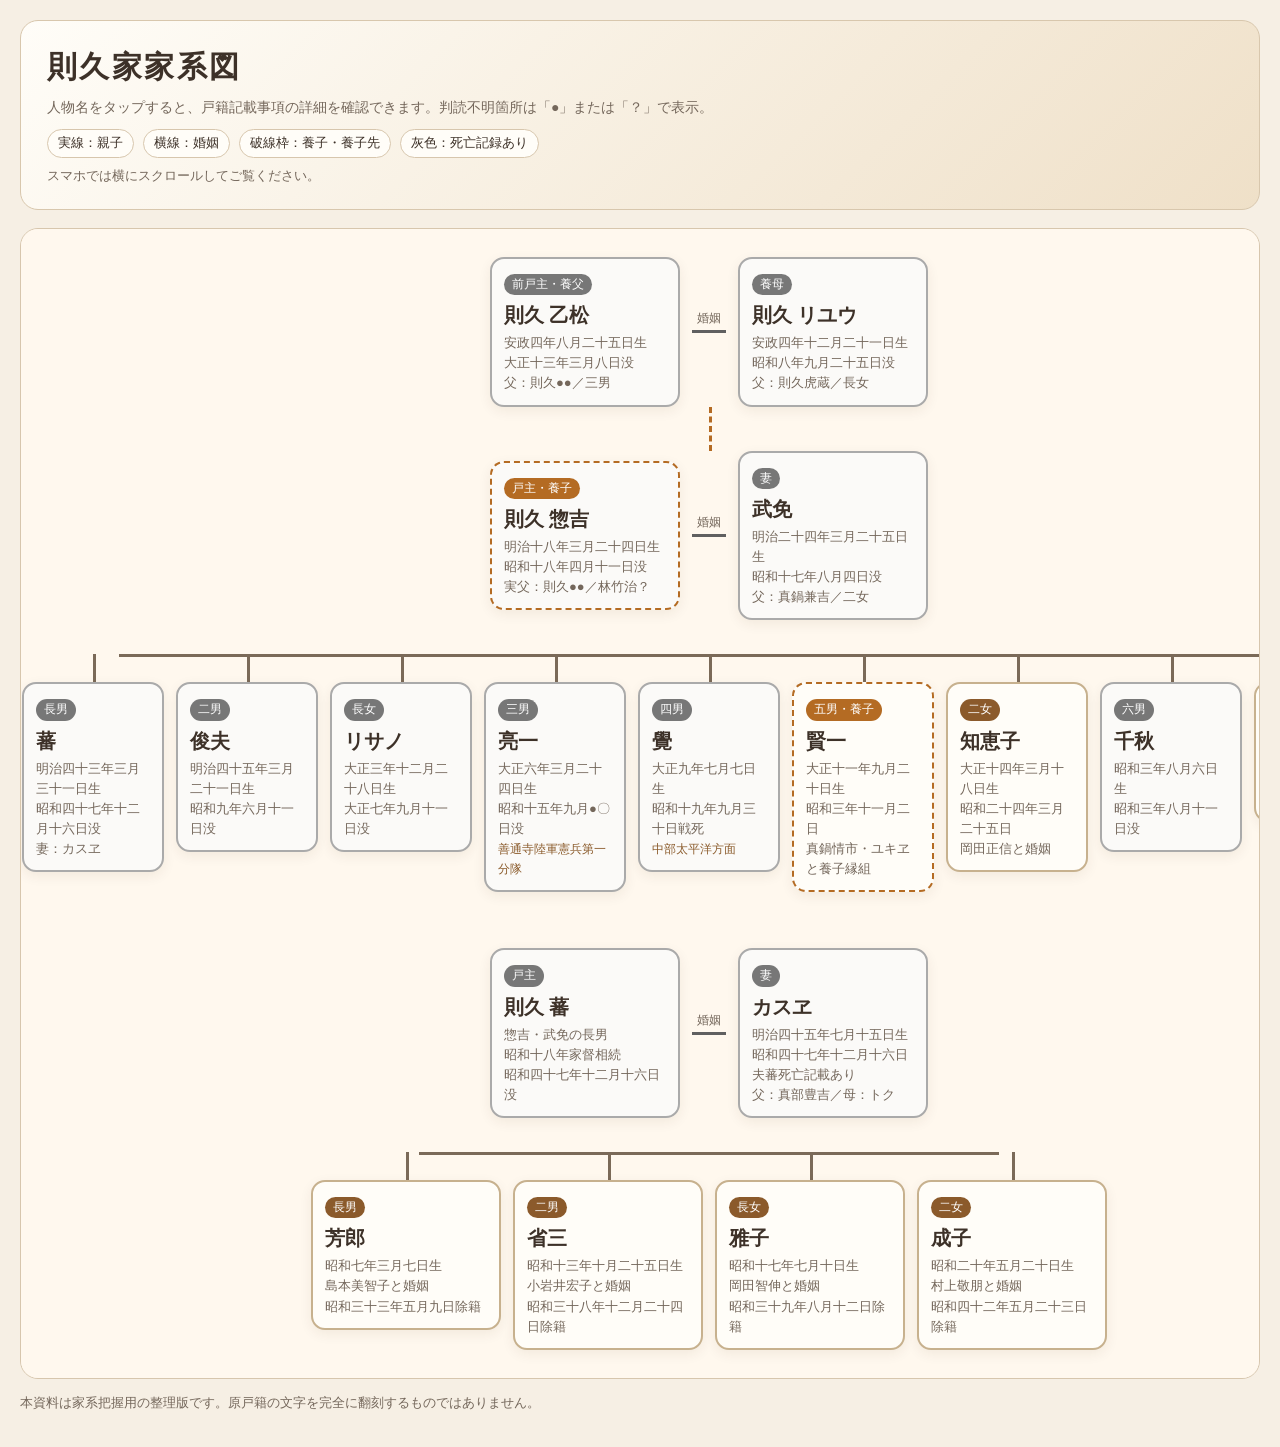
<file: 則久家家系図_スマホ対応_クリック窓版.html>
<!DOCTYPE html>

<html lang="ja">
<head>
<meta charset="utf-8"/>
<meta content="width=device-width, initial-scale=1.0" name="viewport"/>
<title>則久家家系図</title>
<style>
:root{--bg:#f6efe4;--paper:#fffdf8;--ink:#3d3128;--muted:#74675b;--line:#7b6a58;--accent:#8b5a2b;--dead:#777;--adopt:#b46b23;--marry:#606060}*{box-sizing:border-box}body{margin:0;background:var(--bg);color:var(--ink);font-family:"Hiragino Mincho ProN","Yu Mincho","YuMincho",serif;line-height:1.6;padding:20px}.wrap{max-width:1500px;margin:auto}header{background:linear-gradient(135deg,#fffdf8,#efe0c8);border:1px solid #d8c7ad;border-radius:18px;padding:22px 26px;margin-bottom:18px}h1{margin:0 0 6px;font-size:30px;letter-spacing:.08em}.sub{color:var(--muted);margin:4px 0;font-size:14px}.legend{display:flex;gap:9px;flex-wrap:wrap;margin-top:10px}.tag{font-size:13px;border:1px solid #d7c6ad;background:#fffdf8;border-radius:999px;padding:3px 10px}.tree{background:#fff8ee;border:1px solid #d7c6ad;border-radius:18px;padding:28px;overflow:auto}.canvas{min-width:1320px}.row{display:flex;justify-content:center;align-items:flex-start;gap:26px;position:relative;margin:0 auto 34px}.row.parents{margin-bottom:44px}.couple{display:flex;align-items:center;gap:12px;position:relative}.marriage-line{width:34px;border-top:3px solid var(--marry);position:relative}.marriage-line:after{content:"婚姻";position:absolute;top:-24px;left:50%;transform:translateX(-50%);font-size:12px;color:var(--muted);white-space:nowrap}.person{width:190px;min-height:126px;background:var(--paper);border:2px solid #c7b18e;border-radius:14px;padding:11px 12px;box-shadow:0 4px 13px rgba(70,45,20,.07);position:relative}.person.dead{border-color:#aaa;background:#fbfaf8}.person.adopt{border-style:dashed;border-color:var(--adopt)}.name{font-weight:700;font-size:20px;margin:0 0 2px}.role{display:inline-block;font-size:12px;background:var(--accent);color:white;border-radius:999px;padding:1px 8px;margin-bottom:4px}.dead .role{background:var(--dead)}.adopt .role{background:var(--adopt)}.meta{font-size:13px;color:var(--muted);line-height:1.55}.children-block{position:relative;margin-top:12px;padding-top:28px}.children-block:before{content:"";position:absolute;top:0;left:70px;right:70px;border-top:3px solid var(--line)}.children{display:flex;justify-content:center;gap:12px}.child{position:relative}.child:before{content:"";position:absolute;top:-28px;left:50%;height:28px;border-left:3px solid var(--line)}.small{width:142px;min-height:140px}.note{font-size:12px;color:#8a5a2a}.vertical{position:relative}.vertical:before{content:"";position:absolute;top:-44px;left:50%;height:44px;border-left:3px solid var(--line)}.adoptline:before{border-left-style:dashed;border-color:var(--adopt)}.section{margin-top:24px;display:grid;grid-template-columns:repeat(auto-fit,minmax(280px,1fr));gap:12px}.box{background:var(--paper);border:1px solid #d7c6ad;border-radius:14px;padding:14px}.box h2{font-size:18px;margin:0 0 8px;border-left:6px solid var(--accent);padding-left:10px}.box ul{margin:0;padding-left:1.2em}.box li{margin:.25em 0}.footer{margin-top:14px;color:var(--muted);font-size:13px}@media print{body{background:white;padding:0}.tree{border:0;border-radius:0;overflow:visible}.canvas{transform:scale(.82);transform-origin:top left}.section,header{break-inside:avoid}.wrap{max-width:none}}@media(max-width:700px){body{padding:10px}h1{font-size:24px}.tree{padding:16px}.canvas{min-width:1280px}.person{width:178px}.small{width:140px}}

.person{cursor:default}
.detail-btn{margin-top:8px;border:1px solid #bfa784;background:#fff8ee;color:#4a3829;border-radius:999px;padding:4px 12px;font-family:inherit;font-size:13px;cursor:pointer}
.detail-btn:hover{background:#efe0c8}
.modal-backdrop{display:none;position:fixed;inset:0;background:rgba(33,25,18,.45);z-index:1000;padding:18px}
.modal-backdrop.show{display:flex;align-items:center;justify-content:center}
.modal{width:min(760px,96vw);max-height:86vh;overflow:auto;background:#fffdf8;border:2px solid #c7b18e;border-radius:18px;box-shadow:0 18px 50px rgba(30,20,10,.25);padding:22px;color:#3d3128}
.modal-head{display:flex;justify-content:space-between;gap:12px;align-items:flex-start;border-bottom:1px solid #d8c7ad;padding-bottom:10px;margin-bottom:12px}
.modal h2{margin:0;font-size:24px;letter-spacing:.04em}
.close-btn{border:1px solid #bfa784;background:#fff8ee;border-radius:999px;padding:5px 14px;font-family:inherit;cursor:pointer;white-space:nowrap}
.modal ul{margin:0;padding-left:1.25em}
.modal li{margin:.35em 0}
.modal-note{margin-top:12px;color:#74675b;font-size:13px}



/* 修正版：人物カード全体をタップ対象にする */
.person{cursor:pointer;transition:transform .12s ease, box-shadow .12s ease;touch-action:manipulation}
.person:hover,.person:focus{outline:3px solid rgba(139,90,43,.28);outline-offset:2px;transform:translateY(-1px)}
.detail-btn{display:none!important}
.tree{scrollbar-width:thin;-webkit-overflow-scrolling:touch}
.scroll-note{font-size:13px;color:var(--muted);margin:8px 0 0}
@media(max-width:700px){
  body{padding:8px;font-size:15px}
  header{padding:16px 14px;border-radius:14px;margin-bottom:10px}
  h1{font-size:25px;letter-spacing:.04em}
  .sub{font-size:13px}
  .legend{gap:6px}
  .tag{font-size:12px;padding:2px 8px}
  .tree{padding:12px;border-radius:14px;max-height:none}
  .canvas{min-width:1040px;transform:scale(.82);transform-origin:top left;width:1268px;margin-bottom:-170px}
  .person{width:160px;min-height:118px;padding:10px}
  .small{width:126px;min-height:128px}
  .name{font-size:18px}
  .role{font-size:11px}
  .meta{font-size:12px}
  .children{gap:8px}
  .modal-backdrop{padding:8px;align-items:flex-start}
  .modal{width:calc(100vw - 16px);max-height:92vh;margin-top:18px;padding:16px;border-radius:14px}
  .modal h2{font-size:21px}
  .modal li{font-size:15px}
  .close-btn{position:sticky;top:0;z-index:1;background:#fff8ee}
}
</style>
</head>
<body>
<div class="wrap">
<header>
<h1>則久家家系図</h1>
<p class="sub">人物名をタップすると、戸籍記載事項の詳細を確認できます。判読不明箇所は「●」または「？」で表示。</p>
<div class="legend"><span class="tag">実線：親子</span><span class="tag">横線：婚姻</span><span class="tag">破線枠：養子・養子先</span><span class="tag">灰色：死亡記録あり</span></div><p class="scroll-note">スマホでは横にスクロールしてご覧ください。</p>
</header>
<section class="tree">
<div class="canvas">
<div class="row parents">
<div class="couple">
<div aria-label="乙松の詳細を開く" class="person dead" data-person="乙松" role="button" tabindex="0"><span class="role">前戸主・養父</span><p class="name">則久 乙松</p><div class="meta">安政四年八月二十五日生<br/>大正十三年三月八日没<br/>父：則久●●／三男</div></div>
<div class="marriage-line"></div>
<div aria-label="リユウの詳細を開く" class="person dead" data-person="リユウ" role="button" tabindex="0"><span class="role">養母</span><p class="name">則久 リユウ</p><div class="meta">安政四年十二月二十一日生<br/>昭和八年九月二十五日没<br/>父：則久虎蔵／長女</div></div>
</div>
</div>
<div class="row vertical adoptline">
<div class="couple">
<div aria-label="惣吉の詳細を開く" class="person dead adopt" data-person="惣吉" role="button" tabindex="0"><span class="role">戸主・養子</span><p class="name">則久 惣吉</p><div class="meta">明治十八年三月二十四日生<br/>昭和十八年四月十一日没<br/>実父：則久●●／林竹治？</div></div>
<div class="marriage-line"></div>
<div aria-label="武免の詳細を開く" class="person dead" data-person="武免" role="button" tabindex="0"><span class="role">妻</span><p class="name">武免</p><div class="meta">明治二十四年三月二十五日生<br/>昭和十七年八月四日没<br/>父：真鍋兼吉／二女</div></div>
</div>
</div>
<div class="children-block">
<div class="children">
<div class="child"><div aria-label="蕃の詳細を開く" class="person small dead" data-person="蕃" role="button" tabindex="0"><span class="role">長男</span><p class="name">蕃</p><div class="meta">明治四十三年三月三十一日生<br/>昭和四十七年十二月十六日没<br/>妻：カスヱ</div></div></div>
<div class="child"><div aria-label="俊夫の詳細を開く" class="person small dead" data-person="俊夫" role="button" tabindex="0"><span class="role">二男</span><p class="name">俊夫</p><div class="meta">明治四十五年三月二十一日生<br/>昭和九年六月十一日没</div></div></div>
<div class="child"><div aria-label="リサノの詳細を開く" class="person small dead" data-person="リサノ" role="button" tabindex="0"><span class="role">長女</span><p class="name">リサノ</p><div class="meta">大正三年十二月二十八日生<br/>大正七年九月十一日没</div></div></div>
<div class="child"><div aria-label="亮一の詳細を開く" class="person small dead" data-person="亮一" role="button" tabindex="0"><span class="role">三男</span><p class="name">亮一</p><div class="meta">大正六年三月二十四日生<br/>昭和十五年九月●〇日没<br/><span class="note">善通寺陸軍憲兵第一分隊</span></div></div></div>
<div class="child"><div aria-label="覺の詳細を開く" class="person small dead" data-person="覺" role="button" tabindex="0"><span class="role">四男</span><p class="name">覺</p><div class="meta">大正九年七月七日生<br/>昭和十九年九月三十日戦死<br/><span class="note">中部太平洋方面</span></div></div></div>
<div class="child"><div aria-label="賢一の詳細を開く" class="person small adopt" data-person="賢一" role="button" tabindex="0"><span class="role">五男・養子</span><p class="name">賢一</p><div class="meta">大正十一年九月二十日生<br/>昭和三年十一月二日<br/>真鍋情市・ユキヱと養子縁組</div></div></div>
<div class="child"><div aria-label="知恵子の詳細を開く" class="person small" data-person="知恵子" role="button" tabindex="0"><span class="role">二女</span><p class="name">知恵子</p><div class="meta">大正十四年三月十八日生<br/>昭和二十四年三月二十五日<br/>岡田正信と婚姻</div></div></div>
<div class="child"><div aria-label="千秋の詳細を開く" class="person small dead" data-person="千秋" role="button" tabindex="0"><span class="role">六男</span><p class="name">千秋</p><div class="meta">昭和三年八月六日生<br/>昭和三年八月十一日没</div></div></div>
<div class="child"><div aria-label="静夫の詳細を開く" class="person small" data-person="静夫" role="button" tabindex="0"><span class="role">七男</span><p class="name">静夫</p><div class="meta">昭和五年二月二十四日生</div></div></div>
</div>
</div>
<div class="row" style="margin-top:56px">
<div class="couple">
<div aria-label="蕃の詳細を開く" class="person dead" data-person="蕃" role="button" tabindex="0"><span class="role">戸主</span><p class="name">則久 蕃</p><div class="meta">惣吉・武免の長男<br/>昭和十八年家督相続<br/>昭和四十七年十二月十六日没</div></div>
<div class="marriage-line"></div>
<div aria-label="カスヱの詳細を開く" class="person dead" data-person="カスヱ" role="button" tabindex="0"><span class="role">妻</span><p class="name">カスヱ</p><div class="meta">明治四十五年七月十五日生<br/>昭和四十七年十二月十六日<br/>夫蕃死亡記載あり<br/>父：真部豊吉／母：トク</div></div>
</div>
</div>
<div class="children-block" style="max-width:720px;margin-left:auto;margin-right:auto">
<div class="children">
<div class="child"><div aria-label="芳郎の詳細を開く" class="person" data-person="芳郎" role="button" tabindex="0"><span class="role">長男</span><p class="name">芳郎</p><div class="meta">昭和七年三月七日生<br/>島本美智子と婚姻<br/>昭和三十三年五月九日除籍</div></div></div>
<div class="child"><div aria-label="省三の詳細を開く" class="person" data-person="省三" role="button" tabindex="0"><span class="role">二男</span><p class="name">省三</p><div class="meta">昭和十三年十月二十五日生<br/>小岩井宏子と婚姻<br/>昭和三十八年十二月二十四日除籍</div></div></div>
<div class="child"><div aria-label="雅子の詳細を開く" class="person" data-person="雅子" role="button" tabindex="0"><span class="role">長女</span><p class="name">雅子</p><div class="meta">昭和十七年七月十日生<br/>岡田智伸と婚姻<br/>昭和三十九年八月十二日除籍</div></div></div>
<div class="child"><div aria-label="成子の詳細を開く" class="person" data-person="成子" role="button" tabindex="0"><span class="role">二女</span><p class="name">成子</p><div class="meta">昭和二十年五月二十日生<br/>村上敬朋と婚姻<br/>昭和四十二年五月二十三日除籍</div></div></div>
</div>
</div>
</div>
</section>

<p class="footer">本資料は家系把握用の整理版です。原戸籍の文字を完全に翻刻するものではありません。</p>
</div>
<div aria-hidden="true" class="modal-backdrop" id="detailModal">
<div aria-labelledby="modalTitle" aria-modal="true" class="modal" role="dialog">
<div class="modal-head">
<h2 id="modalTitle"></h2>
<button class="close-btn" id="closeModal" type="button">閉じる</button>
</div>
<div id="modalBody"></div>
<p class="modal-note">判読不明箇所は、資料どおり「●」または「？」で残しています。</p>
</div>
</div>
<script>
const personDetails = {"乙松": {"title": "則久 乙松", "items": ["前戸主。惣吉の養父。", "父母：則久●●の三男。母欄は空欄。父名は「紋治？」と判読注意。", "出生：安政四年八月二十五日。", "分家：明治十八年三月二十日、三豊郡詫間村大字詫間、則久倉治弟分家届出。", "婚姻：明治十七年二月十六日、則久リユウと婚姻届出。", "転籍：明治四十二年四月二十九日、三豊郡詫間村大字詫間三五六九番地に転籍届出。", "隠居：大正六年十月十一日、隠居届出。", "死亡：大正十三年三月八日午後六時、本籍地に於いて死亡。惣吉届出。", "死亡時年齢：満六十六歳。"]}, "リユウ": {"title": "則久 リユウ", "items": ["惣吉の養母。", "父母：則久虎蔵の長女。母欄は空欄。", "出生：安政四年十二月二十一日。", "婚姻：明治十七年二月十六日、詫間村大字詫間、戸主則久亀吉姉として則久乙松と婚姻届出。", "死別：大正十三年三月八日、夫乙松死亡により婚姻解消。", "死亡：昭和八年九月二十五日午前九時、本籍地に於いて死亡。戸主惣吉届出。", "死亡時年齢：満七十五歳。"]}, "惣吉": {"title": "則久 惣吉", "items": ["戸主。乙松・リユウの養子。", "父母：則久●●（紋治？／林竹治？）の五男と読める箇所あり。母欄は空欄。", "養父母：則久乙松・リユウ。", "出生：明治十八年三月二十四日。", "養子縁組：明治十九年三月三十日、詫間村大字詫間、林竹治五男として則久乙松および同人妻リユウと養子縁組届出。", "婚姻：明治四十二年四月二十九日、真鍋武免と婚姻届出。", "家督相続：大正六年十月十一日、前戸主乙松隠居届出により家督相続。", "死亡：昭和十八年四月十一日午前、本籍地に於いて死亡。同居者蕃届出。", "死亡時年齢：満五十八歳。", "家督：昭和十八年四月十一日、則久蕃が家督相続届出。"]}, "武免": {"title": "武免", "items": ["惣吉の妻。", "父母：真鍋兼吉・母欄空欄の二女。", "本籍関係：詫間村大字詫間五三六番。", "出生：明治二十四年三月二十五日。", "婚姻：明治四十二年四月二十九日、則久惣吉と婚姻届出。", "死亡：昭和十七年八月四日午後五時、丸亀市北平山町にて死亡。同居人蕃届出。", "死亡時年齢：満五十一歳。"]}, "蕃": {"title": "則久 蕃", "items": ["惣吉・武免の長男。後の戸主。", "出生：明治四十三年三月三十一日、本籍地に於いて出生。惣吉届出。", "婚姻：昭和七年三月十八日、真部カスヱと婚姻届出。", "家督相続：昭和十八年四月十一日、前戸主惣吉死亡により家督相続届出。", "死亡：昭和四十七年十二月十六日午後十時三十分、三豊郡詫間町にて死亡。カスヱ届出。", "死亡時年齢：満六十二歳。", "昭和三十三年四月一日、改製に関する記載あり。", "昭和三十五年三月二十日、本戸籍編製・旧戸籍消除に関する記載あり。"]}, "俊夫": {"title": "則久 俊夫", "items": ["惣吉・武免の二男。", "出生：明治四十五年三月二十一日、本籍地に於いて出生。惣吉届出。", "死亡：昭和九年六月十一日午後四時、本籍地に於いて死亡。惣吉届出。", "死亡時年齢：満二十二歳。"]}, "リサノ": {"title": "則久 リサノ", "items": ["惣吉・武免の長女。", "出生：大正三年十二月二十八日、本籍地に於いて出生。惣吉届出。", "死亡：大正七年九月十一日午前六時、本籍地に於いて死亡。惣吉届出。", "死亡時年齢：満三歳。"]}, "亮一": {"title": "則久 亮一", "items": ["惣吉・武免の三男。", "出生：大正六年三月二十四日、本籍地に於いて出生。惣吉届出。", "死亡：昭和十五年九月●〇日、善通寺陸軍憲兵第一分隊に於いて死亡。惣吉届出。", "死亡時年齢：満二十三歳。", "死亡日は判読不明箇所あり。"]}, "覺": {"title": "則久 覺", "items": ["惣吉・武免の四男。読みは「さとる？」扱い。", "出生：大正九年七月七日、本籍地に於いて出生。惣吉届出。", "死亡記録：昭和十九年九月三十日午後四時三十分、中部太平洋方面に於いて戦死。", "高松県隊区司令官からの報告による記載。", "死亡時年齢：満二十四歳。"]}, "賢一": {"title": "則久 賢一", "items": ["惣吉・武免の五男。", "出生：大正十一年九月二十日、本籍地に於いて出生。惣吉届出。", "養子縁組：昭和三年十一月二日、詫間村大字詫間、真鍋情市および同人妻ユキヱと養子縁組。武免届出。", "家系図では養子先への枝分かれとして表示。"]}, "知恵子": {"title": "則久 知恵子", "items": ["惣吉・武免の二女。", "出生：大正十四年三月十八日、本籍地に於いて出生。惣吉届出。", "婚姻：昭和二十四年三月二十五日、岡田正信と婚姻。", "婚姻により新戸籍編製につき除籍。"]}, "千秋": {"title": "則久 千秋", "items": ["惣吉・武免の六男。", "出生：昭和三年八月六日、本籍地に於いて出生。惣吉届出。", "死亡：昭和三年八月十一日午後一時、本籍地に於いて死亡。惣吉届出。", "死亡時年齢：満〇歳。"]}, "静夫": {"title": "則久 静夫", "items": ["惣吉・武免の七男。", "出生：昭和五年二月二十四日、本籍地に於いて出生。惣吉届出。", "蕃戸籍では弟として記載。"]}, "カスヱ": {"title": "カスヱ", "items": ["蕃の妻。", "父母：真部豊吉・トクの四女。", "本籍関係：香川県仲多度郡龍川村大字木徳二十番地。", "出生：明治四十五年七月十五日。", "婚姻：昭和七年三月十八日、則久蕃と婚姻。", "死亡に関する記載：昭和四十七年十二月十六日午後十時三十分、夫蕃死亡の記載あり。"]}, "芳郎": {"title": "則久 芳郎", "items": ["蕃・カスヱの長男。", "出生：昭和七年三月七日、本籍地に於いて出生。蕃・カスヱ届出。", "婚姻：島本美智子と婚姻。", "昭和三十三年五月九日受附、新戸籍編製につき除籍。"]}, "省三": {"title": "則久 省三", "items": ["蕃・カスヱの二男。", "出生：昭和十三年十月二十五日、本籍地に於いて出生。蕃届出。", "婚姻：昭和三十八年十二月二十四日、小岩井宏子と婚姻。", "松本市大字筑摩一一七五番地に新戸籍編製につき除籍。"]}, "雅子": {"title": "則久 雅子", "items": ["蕃・カスヱの長女。", "出生：昭和十七年七月十日、本籍地に於いて出生。蕃届出。", "婚姻：昭和三十九年八月十二日、岡田智伸と婚姻。", "丸亀市濱町二十二番地に新戸籍編製につき除籍。"]}, "成子": {"title": "則久 成子", "items": ["蕃・カスヱの二女。", "出生：昭和二十年五月二十日、本籍地に於いて出生。蕃届出。", "婚姻：昭和四十二年五月二十三日、村上敬朋と婚姻。", "今治市米屋町二七五番地に新戸籍編製につき除籍。"]}};
const modal = document.getElementById('detailModal');
const title = document.getElementById('modalTitle');
const body = document.getElementById('modalBody');
const closeBtn = document.getElementById('closeModal');
function openDetail(key){
  const d = personDetails[key];
  if(!d) return;
  title.textContent = d.title;
  body.innerHTML = '<ul>' + d.items.map(x => '<li>' + x + '</li>').join('') + '</ul>';
  modal.classList.add('show');
  modal.setAttribute('aria-hidden','false');
  closeBtn.focus();
}
function closeDetail(){
  modal.classList.remove('show');
  modal.setAttribute('aria-hidden','true');
}
document.querySelectorAll('.person[data-person]').forEach(card => {
  card.addEventListener('click', () => openDetail(card.dataset.person));
  card.addEventListener('keydown', e => {
    if(e.key === 'Enter' || e.key === ' '){
      e.preventDefault();
      openDetail(card.dataset.person);
    }
  });
});
closeBtn.addEventListener('click', closeDetail);
modal.addEventListener('click', e => { if(e.target === modal) closeDetail(); });
document.addEventListener('keydown', e => { if(e.key === 'Escape') closeDetail(); });
</script>
</body>
</html>
</file>
